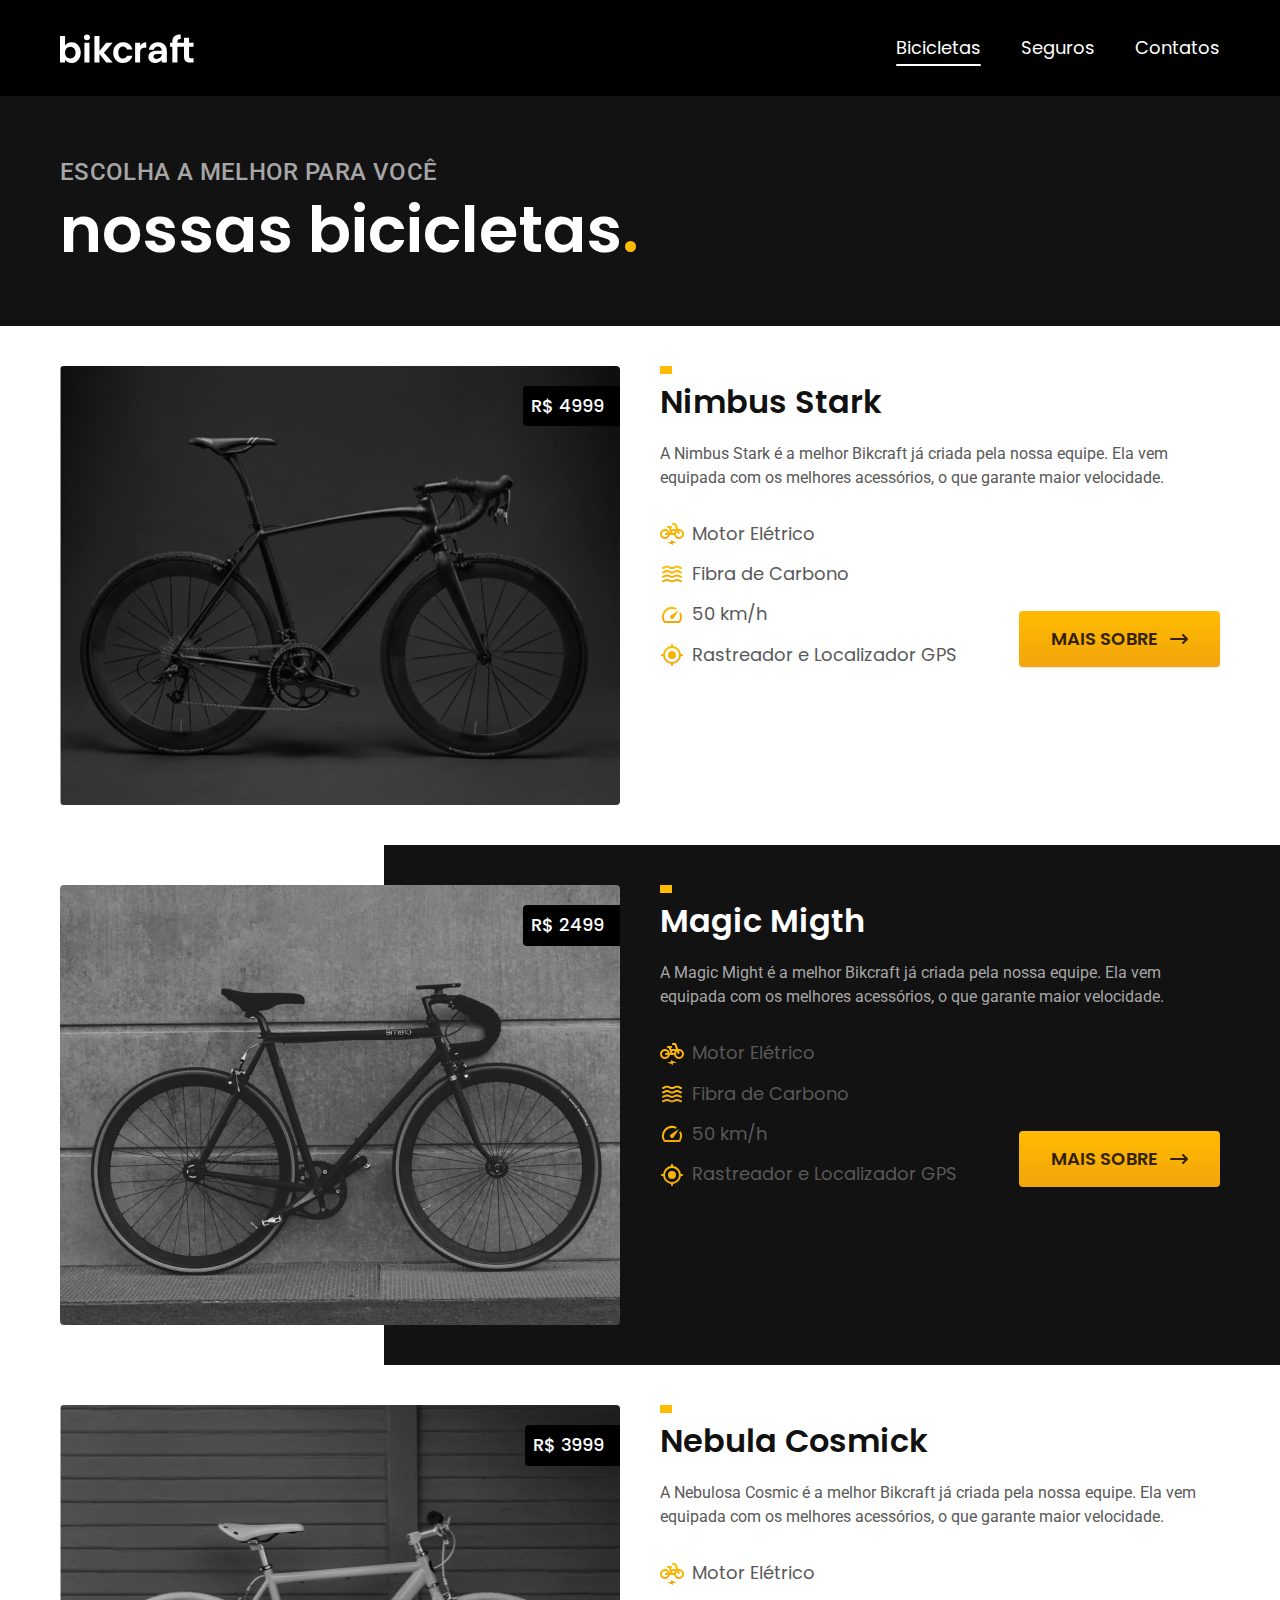
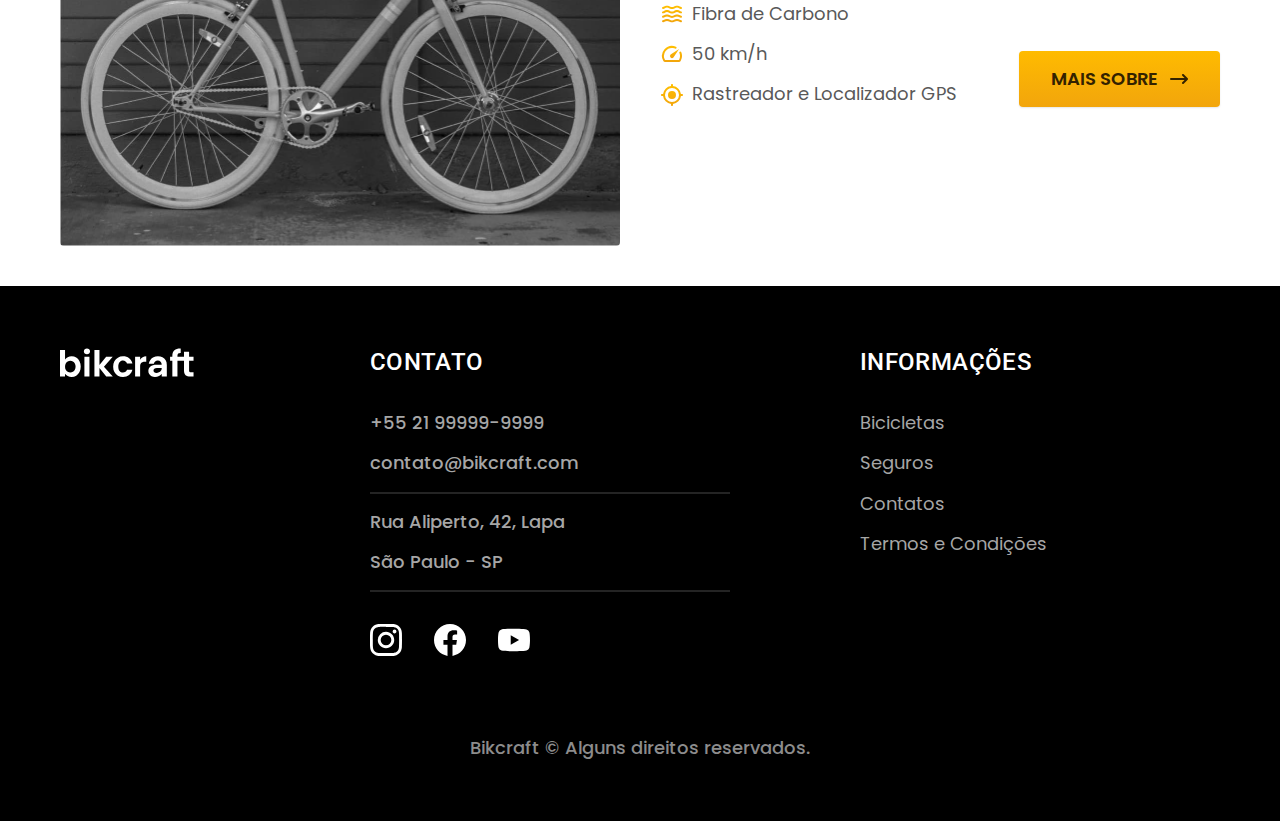
<file: bicicletas.html>
<!DOCTYPE html>
<html lang="pt-br">

<head>
    <meta charset="UTF-8">
    <meta http-equiv="X-UA-Compatible" content="IE=edge">
    <meta name="viewport" content="width=device-width, initial-scale=1.0">
    <meta name="description"
        content="Bicicletas elétricas de alta precisão e qualidade.">
    <link rel="preload" href="CSS/styles.min.css" as="style">
    <link rel="stylesheet" href="CSS/styles.min.css">
    <link rel="preconnect" href="https://fonts.googleapis.com">
    <link rel="preconnect" href="https://fonts.gstatic.com" crossorigin>
    <link href="https://fonts.googleapis.com/css2?family=Poppins:wght@400;600&family=Roboto:wght@400;500&display=swap"
        rel="stylesheet">
    <link rel="preconnect" href="https://fonts.googleapis.com">
    <link rel="preconnect" href="https://fonts.gstatic.com" crossorigin>
    <link href="https://fonts.googleapis.com/css2?family=Merriweather:wght@900&display=swap" rel="stylesheet">
    <title>Bicicletas  - Bicicletas Elétricas</title>
   <script>
        document.documentElement.classList.add('js');
    </script>

    <link rel="preconnect" href="https://fonts.googleapis.com">
    <link rel="preconnect" href="https://fonts.gstatic.com" crossorigin>
    <link href="https://fonts.googleapis.com/css2?family=Merriweather:ital,wght@1,900&family=Poppins:wght@400;600&family=Roboto:wght@400;500&display=swap" rel="stylesheet">

    <title>Bikcraft - Bicicletas Elétricas</title>

</head>

<body id="bicicletas">
    <header class="header-bg">
        <div class="header container">
            <a href="./">
                <img src="./IMGS/bikcraft.svg" alt="Bikcraft">
            </a>
            <nav area-label="primaria">
                <ul class="header-menu font-1-m cor-0">
                    <li><a href="./bicicletas.html">Bicicletas</a></li>
                    <li><a href="./seguros.html">Seguros</a></li>
                    <li><a href="./contatos.html">Contatos</a></li>
                </ul>
            </nav>
        </div>
    </header>

    <main>
        <div class="titulo-bg">
            <div class="titulo container">
                <p class="font-2-l-b cor-5">escolha a melhor para você</p>
                <h1 class="font-1-xxl cor-0">nossas bicicletas<span class="cor-p1">.</span></h1>
            </div>
        </div>

        <div class="bicicletas-bg">
            <div class="bicicletas container">
                <div class="bicicletas-imagem">
                    <img src="./IMGS/bicicletas/nimbus 3.jpg" alt="Bicicleta Preta">
                    <span class="font-2-m cor-0">R$ 4999</span>
                </div>
                <div class="bicicletas-conteudo">
                    <h2 class="font-1-xl">Nimbus Stark</h2>
                    <p class="font-2-s cor-8">A Nimbus Stark é a melhor Bikcraft já criada pela nossa equipe. Ela vem equipada com os melhores acessórios, o que garante maior velocidade.</p>
                    <ul class="font-1-m cor-8">
                        <li>
                            <img src="./IMGS/icones/eletrica.svg" alt="">
                            Motor Elétrico
                        </li>
                        <li>
                            <img src="./IMGS/icones/carbono.svg" alt="">
                            Fibra de Carbono
                        </li>
                        <li>
                            <img src="./IMGS/icones/velocidade.svg" alt="">
                            50 km/h
                        <li>
                            <img src="./IMGS/icones/rastreador.svg" alt="">
                            Rastreador e Localizador GPS
                        </li>
                    </ul>
                    <a href="./bicicletas/nimbus.html" class="botao sec seta">Mais Sobre</a>
                </div>
            </div>
        </div>

        <div class="bicicletas-bg">
            <div class="bicicletas container">
                <div class="bicicletas-imagem">
                    <img src="./IMGS/bicicletas/nimbus 2.jpg" alt="Bicicleta Preta">
                    <span class="font-2-m cor-0">R$ 2499</span>
                </div>
                <div class="bicicletas-conteudo">
                    <h2 class="font-1-xl cor-0">Magic Migth</h2>
                    <p class="font-2-s cor-5">A Magic Might é a melhor Bikcraft já criada pela nossa equipe. Ela vem equipada com os melhores acessórios, o que garante maior velocidade.</p>
                    <ul class="font-1-m cor-8">
                        <li>
                            <img src="./IMGS/icones/eletrica.svg" alt="">
                            Motor Elétrico
                        </li>
                        <li>
                            <img src="./IMGS/icones/carbono.svg" alt="">
                            Fibra de Carbono
                        </li>
                        <li>
                            <img src="./IMGS/icones/velocidade.svg" alt="">
                            50 km/h
                        <li>
                            <img src="./IMGS/icones/rastreador.svg" alt="">
                            Rastreador e Localizador GPS
                        </li>
                    </ul>
                    <a href="./bicicletas/magic.html" class="botao sec seta">Mais Sobre</a>
                </div>
            </div>
        </div>

        <div class="bicicletas-bg">
            <div class="bicicletas container">
                <div class="bicicletas-imagem">
                    <img src="./IMGS/bicicletas/nimbus 1.jpg" alt="Bicicleta Preta">
                    <span class="font-2-m cor-0">R$ 3999</span>
                </div>
                <div class="bicicletas-conteudo">
                    <h2 class="font-1-xl">Nebula Cosmick</h2>
                    <p class="font-2-s cor-8">A Nebulosa Cosmic é a melhor Bikcraft já criada pela nossa equipe. Ela vem equipada com os melhores acessórios, o que garante maior velocidade.</p>
                    <ul class="font-1-m cor-8">
                        <li>
                            <img src="./IMGS/icones/eletrica.svg" alt="">
                            Motor Elétrico
                        </li>
                        <li>
                            <img src="./IMGS/icones/carbono.svg" alt="">
                            Fibra de Carbono
                        </li>
                        <li>
                            <img src="./IMGS/icones/velocidade.svg" alt="">
                            50 km/h
                        <li>
                            <img src="./IMGS/icones/rastreador.svg" alt="">
                            Rastreador e Localizador GPS
                        </li>
                    </ul>
                    <a href="./bicicletas/nebula.html" class="botao sec seta">Mais Sobre</a>
                </div>
            </div>
        </div>
    </main>
    

   

    <footer class="footer-bg">
        <div class="footer container">
            <img src="./IMGS/bikcraft.svg" alt="Bikcarft">
            <div class="footer-contato">
                <h3 class="font-2-l-b cor-0">Contato</h3>
                <ul class="cor-5 font-2-m">
                    <li><a href="tel:+5551199999999">+55 21 99999-9999</a></li>
                    <li><a href="mailto:contato@bikcraft.com">contato@bikcraft.com</a></li>
                    <li>Rua Aliperto, 42, Lapa</li>
                    <li>São Paulo - SP</li>
                </ul>

                <div class="footer-redes">
                    <a href="./">
                        <img src="./IMGS/redes/instagram.svg" alt="Instagram">
                    </a>
                    <a href="./">
                        <img src="./IMGS/redes/facebook.svg" alt="Facebook">
                    </a>
                    <a href="./">
                        <img src="./IMGS/redes/youtube.svg" alt="Youtube">
                    </a>
                </div>
            </div>
            <div class="footer-informacoes">
                <h3 class="font-2-l-b cor-0">Informações</h3>
                <nav>
                    <ul class="font-1-m cor-5">
                        <li><a href="./bicicletas.html">Bicicletas</a></li>
                        <li><a href="./seguros.html">Seguros</a></li>
                        <li><a href="./contatos.html">Contatos</a></li>
                        <li><a href="./termos.html">Termos e Condições</a></li>
                    </ul>
                </nav>
            </div>
            <p class="cor-6 font-2-m footer-copy">Bikcraft © Alguns direitos reservados.</p>
        </div>

    </footer>


 <script src="./JS/script.js"></script>
</body>

</html>
</file>
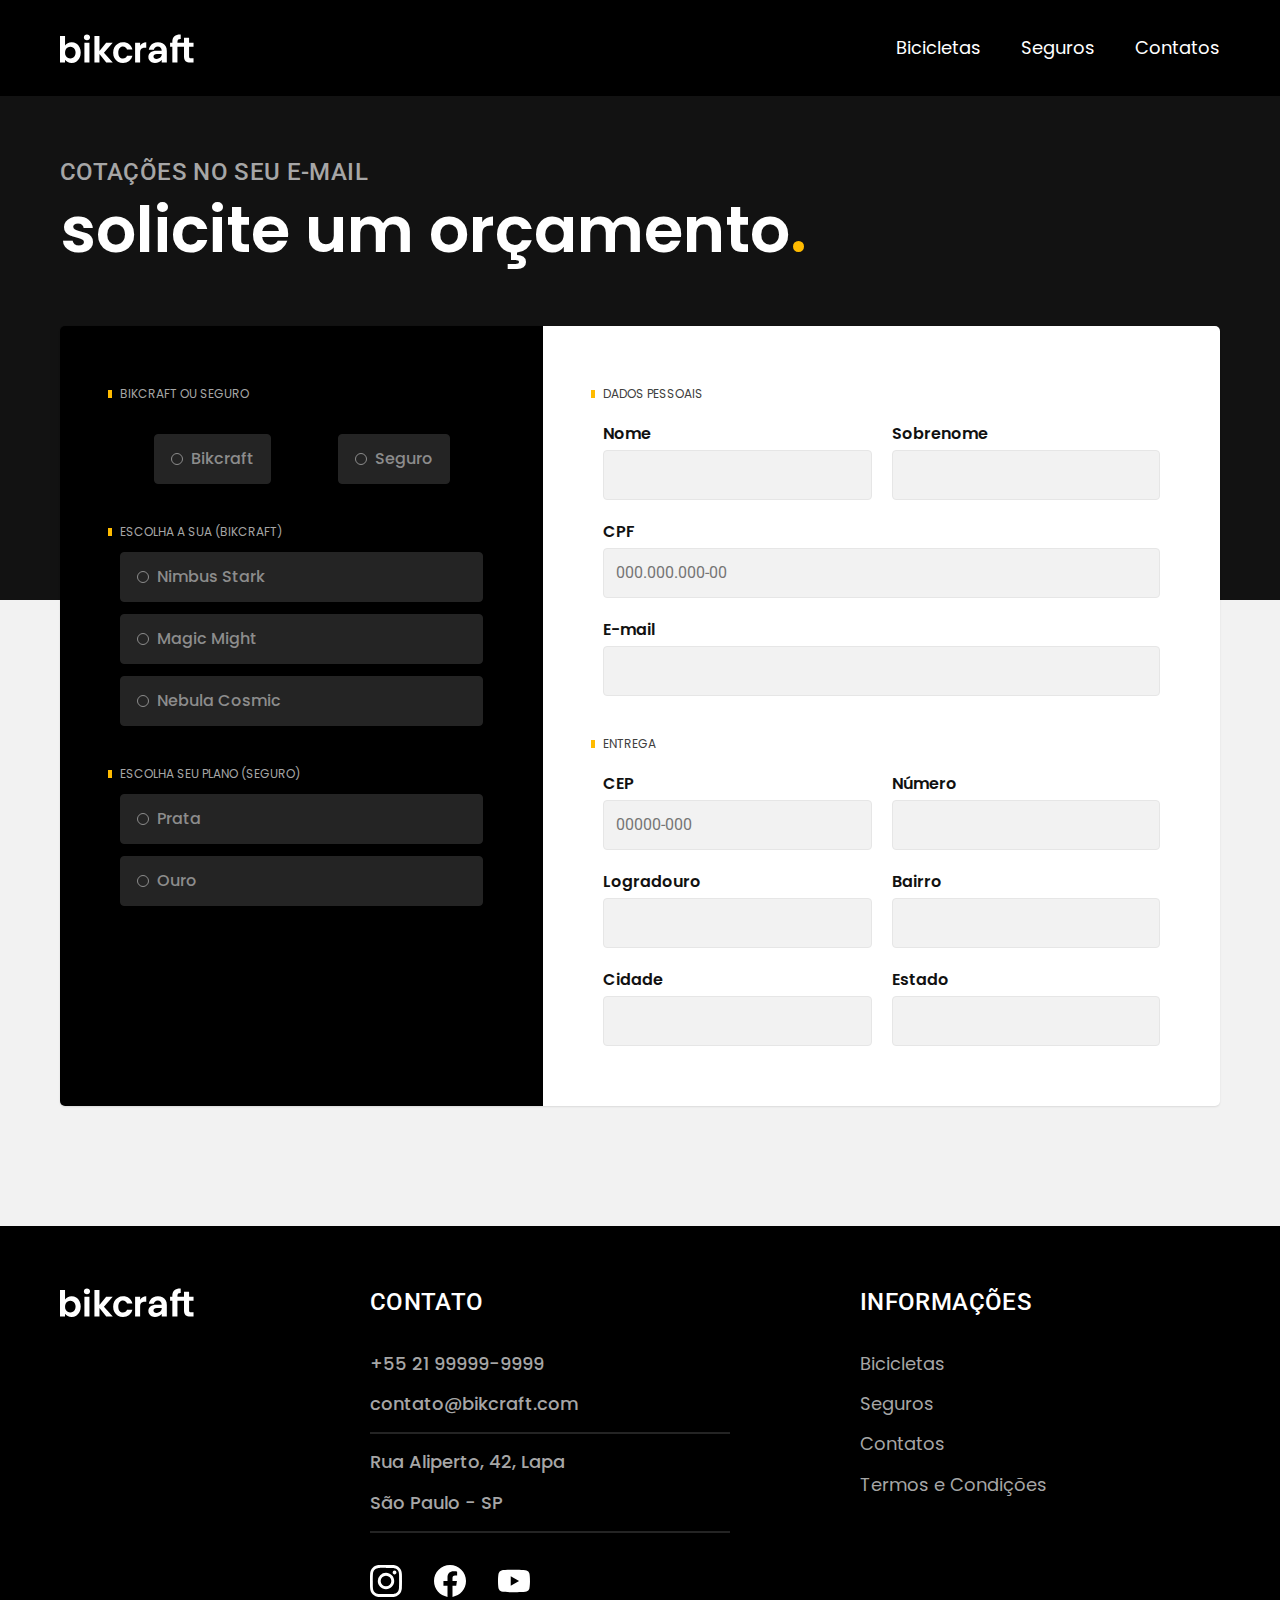
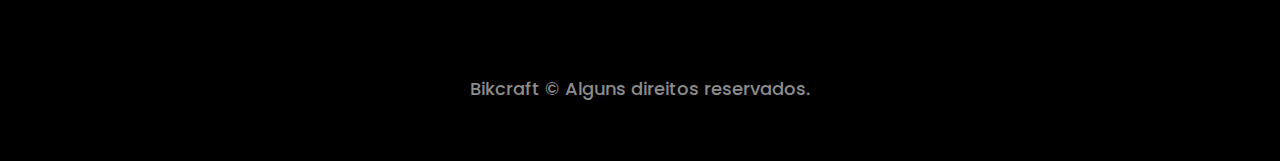
<file: orcamento.html>
<!DOCTYPE html>
<html lang="pt-br">

<head>
    <meta charset="UTF-8">
    <meta http-equiv="X-UA-Compatible" content="IE=edge">
    <meta name="viewport" content="width=device-width, initial-scale=1.0">
    <meta name="description" content="Termos e Condições ao comprar uma bicicleta Bikcraft.">
    <link rel="preload" href="CSS/styles.min.css" as="style">
    <link rel="stylesheet" href="CSS/styles.min.css">
    <link rel="preconnect" href="https://fonts.googleapis.com">
    <link rel="preconnect" href="https://fonts.gstatic.com" crossorigin>
    <link href="https://fonts.googleapis.com/css2?family=Poppins:wght@400;600&family=Roboto:wght@400;500&display=swap"
        rel="stylesheet">
    <link rel="preconnect" href="https://fonts.googleapis.com">
    <link rel="preconnect" href="https://fonts.gstatic.com" crossorigin>
    <link href="https://fonts.googleapis.com/css2?family=Merriweather:wght@900&display=swap" rel="stylesheet">
    <title>Orçamento | Bikcraft</title>
   <script>
        document.documentElement.classList.add('js');
    </script>

    <link rel="preconnect" href="https://fonts.googleapis.com">
    <link rel="preconnect" href="https://fonts.gstatic.com" crossorigin>
    <link href="https://fonts.googleapis.com/css2?family=Merriweather:ital,wght@1,900&family=Poppins:wght@400;600&family=Roboto:wght@400;500&display=swap" rel="stylesheet">

    <title>Bikcraft - Bicicletas Elétricas</title>
</head>

<body id="orcamento">
    <header class="header-bg">
        <div class="header container">
            <a href="./">
                <img src="./IMGS/bikcraft.svg" alt="Bikcraft">
            </a>
            <nav area-label="primaria">
                <ul class="header-menu font-1-m cor-0">
                    <li><a href="./bicicletas.html">Bicicletas</a></li>
                    <li><a href="./seguros.html">Seguros</a></li>
                    <li><a href="./contatos.html">Contatos</a></li>
                </ul>
            </nav>
        </div>
    </header>

    <main>
        <div class="titulo-bg">
            <div class="titulo container">
                <p class="font-2-l-b cor-5">cotações no seu e-mail</p>
                <h1 class="font-1-xxl cor-0">solicite um orçamento<span class="cor-p1">.</span></h1>
            </div>
        </div>

        <form class="orcamento container" action="./">
            <div class="orcamento-produtos">
                <h2 class="font-1-xs cor-5">Bikcraft ou Seguro</h2>
                <div class="orcamentos-escolha">
                    <input type="radio" name="tipo" value="bikcraft" id="bikcraft">
                    <label for="bikcraft">Bikcraft</label>

                    <input type="radio" name="tipo" value="seguro" id="seguro">
                    <label for="seguro">Seguro</label>
                </div>
                <div class="orcamento-conteudo" id="orcamento-bikcraft">
                    <h2 class="font-1-xs cor-5">Escolha a sua (BIKCRAFT)</h2>

                    <input type="radio" name="produto" value="nimbus" id="nimbus">
                    <label for="nimbus">Nimbus Stark <span>R$ 4999</span></label>
                    <div class="orcamento-detalhes">
                        <ul class="font-1-xs cor-8">
                            <li><img src="../../IMGS/icones/eletrica.svg" alt="">Motor Elétrico</li>
                            <li><img src="../../IMGS/icones/carbono.svg" alt="">Fibra de Carbono</li>
                            <li><img src="../../IMGS/icones/velocidade.svg" alt="">50 Km/h</li>
                            <li><img src="../../IMGS/icones/rastreador.svg" alt="">Motor Elétrico</li>
                        </ul>
                        <img src="./IMGS/bicicletas/nimbus 2.jpg" alt="">
                    </div>

                    <input type="radio" name="produto" value="magic" id="magic">
                    <label for="magic">Magic Might <span>R$ 2499</span></label>
                    <div class="orcamento-detalhes">
                        <ul class="font-1-xs cor-8">
                            <li><img src="../../IMGS/icones/eletrica.svg" alt="">Motor Elétrico</li>
                            <li><img src="../../IMGS/icones/carbono.svg" alt="">Fibra de Carbono</li>
                            <li><img src="../../IMGS/icones/velocidade.svg" alt="">40 Km/h</li>
                            <li><img src="../../IMGS/icones/rastreador.svg" alt="">Motor Elétrico</li>
                        </ul>
                        <img src="./IMGS/bicicletas/nimbus 3.jpg" alt="">
                    </div>

                    <input type="radio" name="produto" value="nebula" id="nebula">
                    <label for="nebula">Nebula Cosmic <span>R$ 3999</span></label>
                    <div class="orcamento-detalhes">
                        <ul class="font-1-xs cor-8">
                            <li><img src="../../IMGS/icones/eletrica.svg" alt="">Motor Elétrico</li>
                            <li><img src="../../IMGS/icones/carbono.svg" alt="">Fibra de Carbono</li>
                            <li><img src="../../IMGS/icones/velocidade.svg" alt="">30 Km/h</li>
                            <li><img src="../../IMGS/icones/rastreador.svg" alt="">Motor Elétrico</li>
                        </ul>
                        <img src="./IMGS/bicicletas/nimbus 1.jpg" alt="">
                    </div>
                </div>

                <div class="orcamento-conteudo" id="orcamento-seguro">
                    <h2 class="font-1-xs cor-5">Escolha seu plano (SEGURO)</h2>

                    <input type="radio" name="produto" value="prata" id="prata">
                    <label for="prata">Prata <span>R$ 199</span></label>

                    <input type="radio" name="produto" value="ouro" id="ouro">
                    <label for="ouro">Ouro <span>R$ 299</span></label>

                </div>

            </div>
            <div class="orcamento-dados form">
                <h2 class="font-1-xs cor-9 col-2">dados pessoais</h2>
                <div>
                    <label for="nome">Nome</label>
                    <input type="text" id="nome" name="nome">
                </div>
                <div>
                    <label for="sobrenome">Sobrenome</label>
                    <input type="text" id="sobrenome" name="sobrenome">
                </div>
                <div class="col-2">
                    <label for="CPF">CPF</label>
                    <input type="text" id="cpf" name="cpf" placeholder="000.000.000-00">
                </div>
                <div class="col-2">
                    <label for="email">E-mail</label>
                    <input type="email" id="email" name="email" placeholder="">
                </div>
                <h2 class="font-1-xs cor-9 col-2">Entrega</h2>
                <div>
                    <label for="cep">CEP</label>
                    <input type="text" id="cep" name="cep" placeholder="00000-000">
                </div>
                <div>
                    <label for="numero">Número</label>
                    <input type="text" id="numero" name="numero">
                </div>
                <div>
                    <label for="logradouro">Logradouro</label>
                    <input type="text" id="logradouro" name="logradouro">
                </div>
                <div>
                    <label for="bairro">Bairro</label>
                    <input type="text" id="bairro" name="bairro">
                </div>
                <div>
                    <label for="cidade">Cidade</label>
                    <input type="text" id="cidade" name="cidade">
                </div>
                <div>
                    <label for="estado">Estado</label>
                    <input type="text" id="estado" name="estado">
                </div>
            </div>
        </form>





    </main>




    <footer class="footer-bg">
        <div class="footer container">
            <img src="./IMGS/bikcraft.svg" alt="Bikcarft">
            <div class="footer-contato">
                <h3 class="font-2-l-b cor-0">Contato</h3>
                <ul class="cor-5 font-2-m">
                    <li><a href="tel:+5551199999999">+55 21 99999-9999</a></li>
                    <li><a href="mailto:contato@bikcraft.com">contato@bikcraft.com</a></li>
                    <li>Rua Aliperto, 42, Lapa</li>
                    <li>São Paulo - SP</li>
                </ul>

                <div class="footer-redes">
                    <a href="./">
                        <img src="./IMGS/redes/instagram.svg" alt="Instagram">
                    </a>
                    <a href="./">
                        <img src="./IMGS/redes/facebook.svg" alt="Facebook">
                    </a>
                    <a href="./">
                        <img src="./IMGS/redes/youtube.svg" alt="Youtube">
                    </a>
                </div>
            </div>
            <div class="footer-informacoes">
                <h3 class="font-2-l-b cor-0">Informações</h3>
                <nav>
                    <ul class="font-1-m cor-5">
                        <li><a href="./bicicletas.html">Bicicletas</a></li>
                        <li><a href="./seguros.html">Seguros</a></li>
                        <li><a href="./contatos.html">Contatos</a></li>
                        <li><a href="./termos.html">Termos e Condições</a></li>
                    </ul>
                </nav>
            </div>
            <p class="cor-6 font-2-m footer-copy">Bikcraft © Alguns direitos reservados.</p>
        </div>
        <script src="./JS/script.js"></script>
</body>
</footer>
</file>
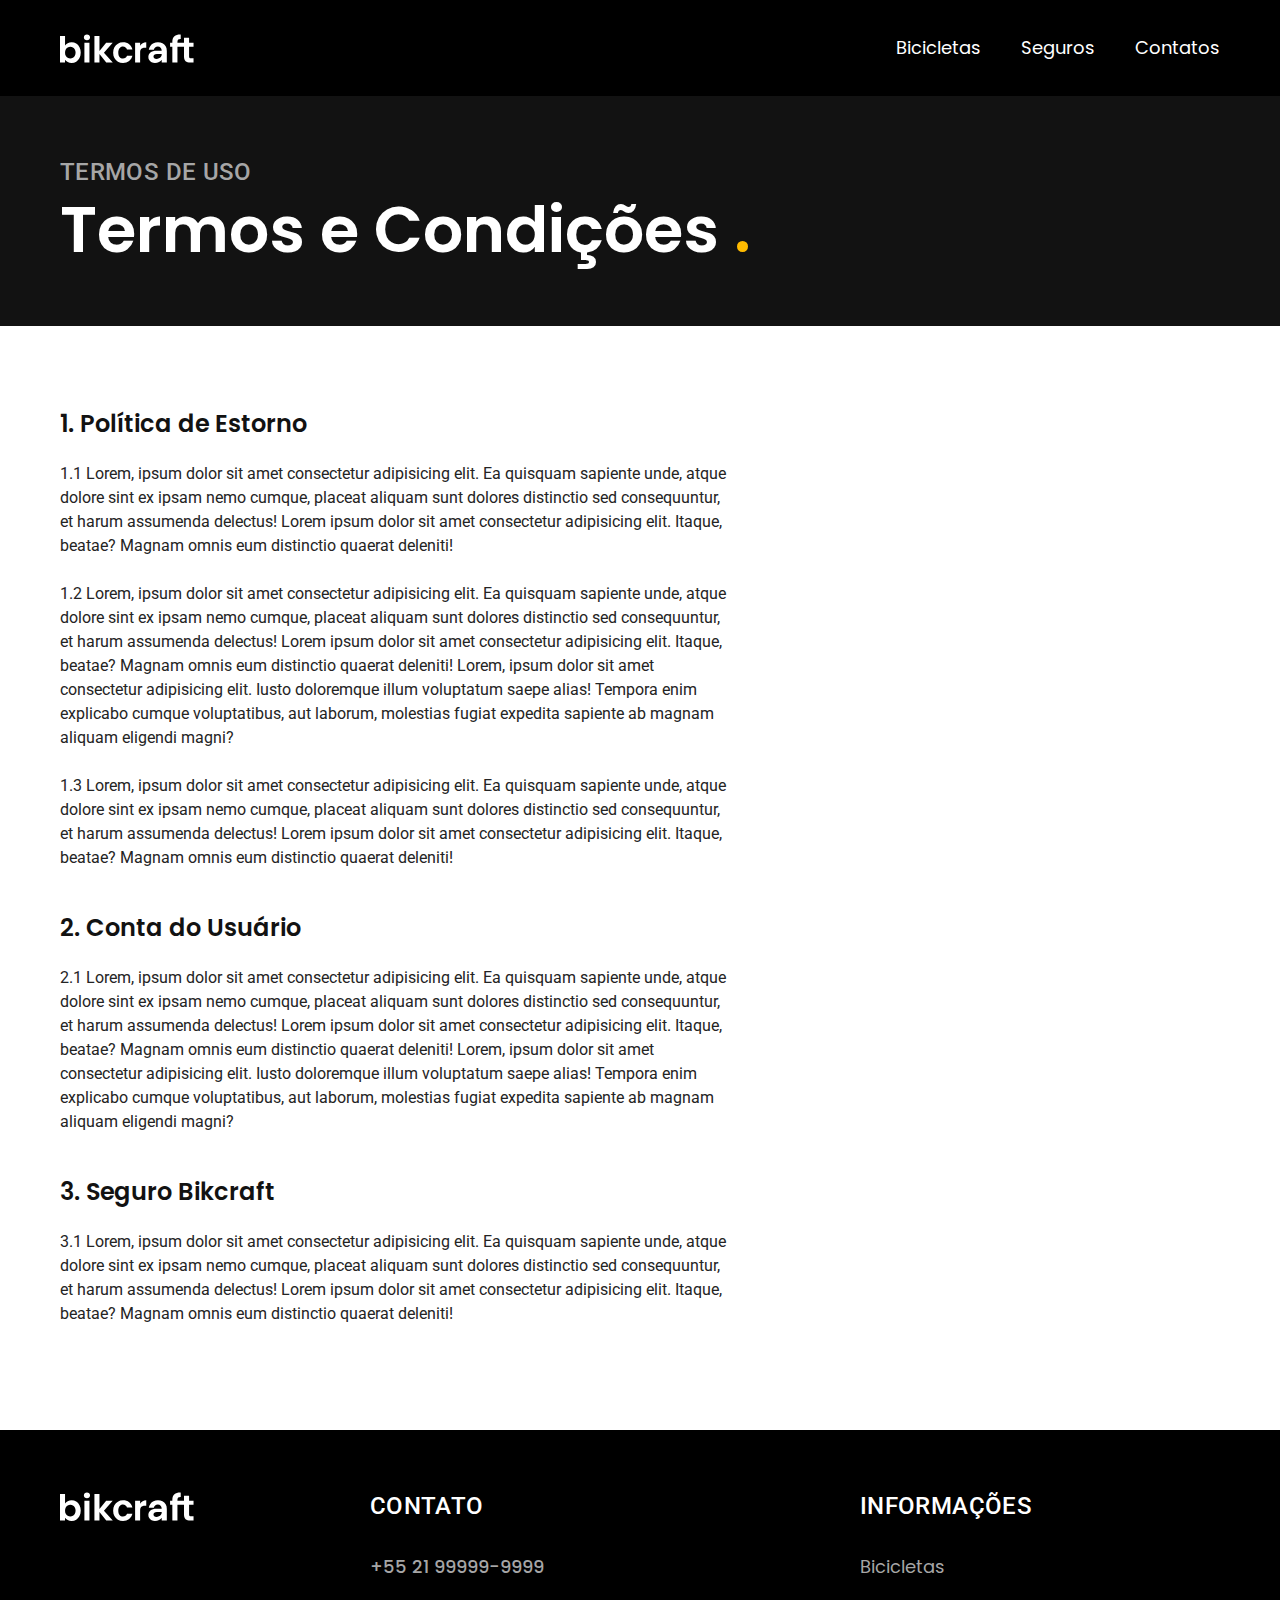
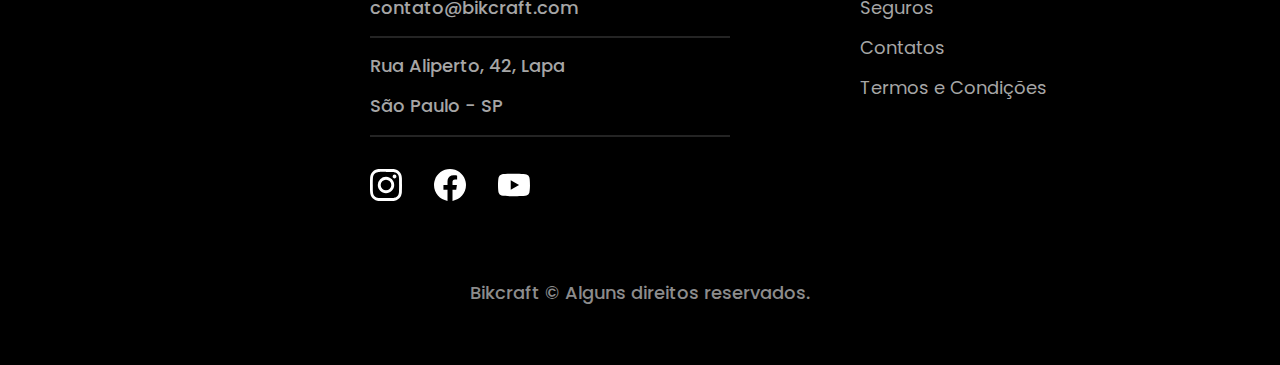
<file: termos.html>
<!DOCTYPE html>
<html lang="pt-br">

<head>
    <meta charset="UTF-8">
    <meta http-equiv="X-UA-Compatible" content="IE=edge">
    <meta name="viewport" content="width=device-width, initial-scale=1.0">
    <meta name="description"
        content="Termos e Condições ao comprar uma bicicleta Bikcraft.">
    <link rel="preload" href="CSS/styles.min.css" as="style">
    <link rel="stylesheet" href="CSS/styles.min.css">
    <link rel="preconnect" href="https://fonts.googleapis.com">
    <link rel="preconnect" href="https://fonts.gstatic.com" crossorigin>
    <link href="https://fonts.googleapis.com/css2?family=Poppins:wght@400;600&family=Roboto:wght@400;500&display=swap"
        rel="stylesheet">
    <link rel="preconnect" href="https://fonts.googleapis.com">
    <link rel="preconnect" href="https://fonts.gstatic.com" crossorigin>
    <link href="https://fonts.googleapis.com/css2?family=Merriweather:wght@900&display=swap" rel="stylesheet">
    <title>Termos e Condições | Bikcraft</title>
   <script>
        document.documentElement.classList.add('js');
    </script>

    <link rel="preconnect" href="https://fonts.googleapis.com">
    <link rel="preconnect" href="https://fonts.gstatic.com" crossorigin>
    <link href="https://fonts.googleapis.com/css2?family=Merriweather:ital,wght@1,900&family=Poppins:wght@400;600&family=Roboto:wght@400;500&display=swap" rel="stylesheet">

    <title>Bikcraft - Bicicletas Elétricas</title>
  
</head>

<body id="termos">
    <header class="header-bg">
        <div class="header container">
            <a href="./">
                <img src="./IMGS/bikcraft.svg" alt="Bikcraft">
            </a>
            <nav area-label="primaria">
                <ul class="header-menu font-1-m cor-0">
                    <li><a href="./bicicletas.html">Bicicletas</a></li>
                    <li><a href="./seguros.html">Seguros</a></li>
                    <li><a href="./contatos.html">Contatos</a></li>
                </ul>
            </nav>
        </div>
    </header>

    <main>
        <div class="titulo-bg">
            <div class="titulo container">
                <p class="font-2-l-b cor-5">Termos de uso</p>
                <h1 class="font-1-xxl cor-0">Termos e Condições <span class="cor-p1">.</span></h1>
            </div>
        </div>

        <div class="termos container font-2-s cor-10 ">
            <h2 class="font-1-l cor-11">1. Política de Estorno</h2>
            <p>1.1 Lorem, ipsum dolor sit amet consectetur adipisicing elit. Ea quisquam sapiente unde, atque dolore sint ex ipsam nemo cumque, placeat aliquam sunt dolores distinctio sed consequuntur, et harum assumenda delectus! Lorem ipsum dolor sit amet consectetur adipisicing elit. Itaque, beatae? Magnam omnis eum distinctio quaerat deleniti!</p>
            <p>1.2 Lorem, ipsum dolor sit amet consectetur adipisicing elit. Ea quisquam sapiente unde, atque dolore sint ex ipsam nemo cumque, placeat aliquam sunt dolores distinctio sed consequuntur, et harum assumenda delectus! Lorem ipsum dolor sit amet consectetur adipisicing elit. Itaque, beatae? Magnam omnis eum distinctio quaerat deleniti! Lorem, ipsum dolor sit amet consectetur adipisicing elit. Iusto doloremque illum voluptatum saepe alias! Tempora enim explicabo cumque voluptatibus, aut laborum, molestias fugiat expedita sapiente ab magnam aliquam eligendi magni?</p>
            <p>1.3 Lorem, ipsum dolor sit amet consectetur adipisicing elit. Ea quisquam sapiente unde, atque dolore sint ex ipsam nemo cumque, placeat aliquam sunt dolores distinctio sed consequuntur, et harum assumenda delectus! Lorem ipsum dolor sit amet consectetur adipisicing elit. Itaque, beatae? Magnam omnis eum distinctio quaerat deleniti!</p>
            <h2 class="font-1-l cor-11">2. Conta do Usuário</h2>
            <p>2.1 Lorem, ipsum dolor sit amet consectetur adipisicing elit. Ea quisquam sapiente unde, atque dolore sint ex ipsam nemo cumque, placeat aliquam sunt dolores distinctio sed consequuntur, et harum assumenda delectus! Lorem ipsum dolor sit amet consectetur adipisicing elit. Itaque, beatae? Magnam omnis eum distinctio quaerat deleniti! Lorem, ipsum dolor sit amet consectetur adipisicing elit. Iusto doloremque illum voluptatum saepe alias! Tempora enim explicabo cumque voluptatibus, aut laborum, molestias fugiat expedita sapiente ab magnam aliquam eligendi magni?</p>
            <h2 class="font-1-l cor-11">3. Seguro Bikcraft</h2>
            <p>3.1 Lorem, ipsum dolor sit amet consectetur adipisicing elit. Ea quisquam sapiente unde, atque dolore sint ex ipsam nemo cumque, placeat aliquam sunt dolores distinctio sed consequuntur, et harum assumenda delectus! Lorem ipsum dolor sit amet consectetur adipisicing elit. Itaque, beatae? Magnam omnis eum distinctio quaerat deleniti!</p>
            

        </div>
    </main>




    <footer class="footer-bg">
        <div class="footer container">
            <img src="./IMGS/bikcraft.svg" alt="Bikcarft">
            <div class="footer-contato">
                <h3 class="font-2-l-b cor-0">Contato</h3>
                <ul class="cor-5 font-2-m">
                    <li><a href="tel:+5551199999999">+55 21 99999-9999</a></li>
                    <li><a href="mailto:contato@bikcraft.com">contato@bikcraft.com</a></li>
                    <li>Rua Aliperto, 42, Lapa</li>
                    <li>São Paulo - SP</li>
                </ul>

                <div class="footer-redes">
                    <a href="./">
                        <img src="./IMGS/redes/instagram.svg" alt="Instagram">
                    </a>
                    <a href="./">
                        <img src="./IMGS/redes/facebook.svg" alt="Facebook">
                    </a>
                    <a href="./">
                        <img src="./IMGS/redes/youtube.svg" alt="Youtube">
                    </a>
                </div>
            </div>
            <div class="footer-informacoes">
                <h3 class="font-2-l-b cor-0">Informações</h3>
                <nav>
                    <ul class="font-1-m cor-5">
                        <li><a href="./bicicletas.html">Bicicletas</a></li>
                        <li><a href="./seguros.html">Seguros</a></li>
                        <li><a href="./contatos.html">Contatos</a></li>
                        <li><a href="./termos.html">Termos e Condições</a></li>
                    </ul>
                </nav>
            </div>
            <p class="cor-6 font-2-m footer-copy">Bikcraft © Alguns direitos reservados.</p>
        </div>
     <script src="./JS/script.js"></script>
</body>
    </footer>
</file>
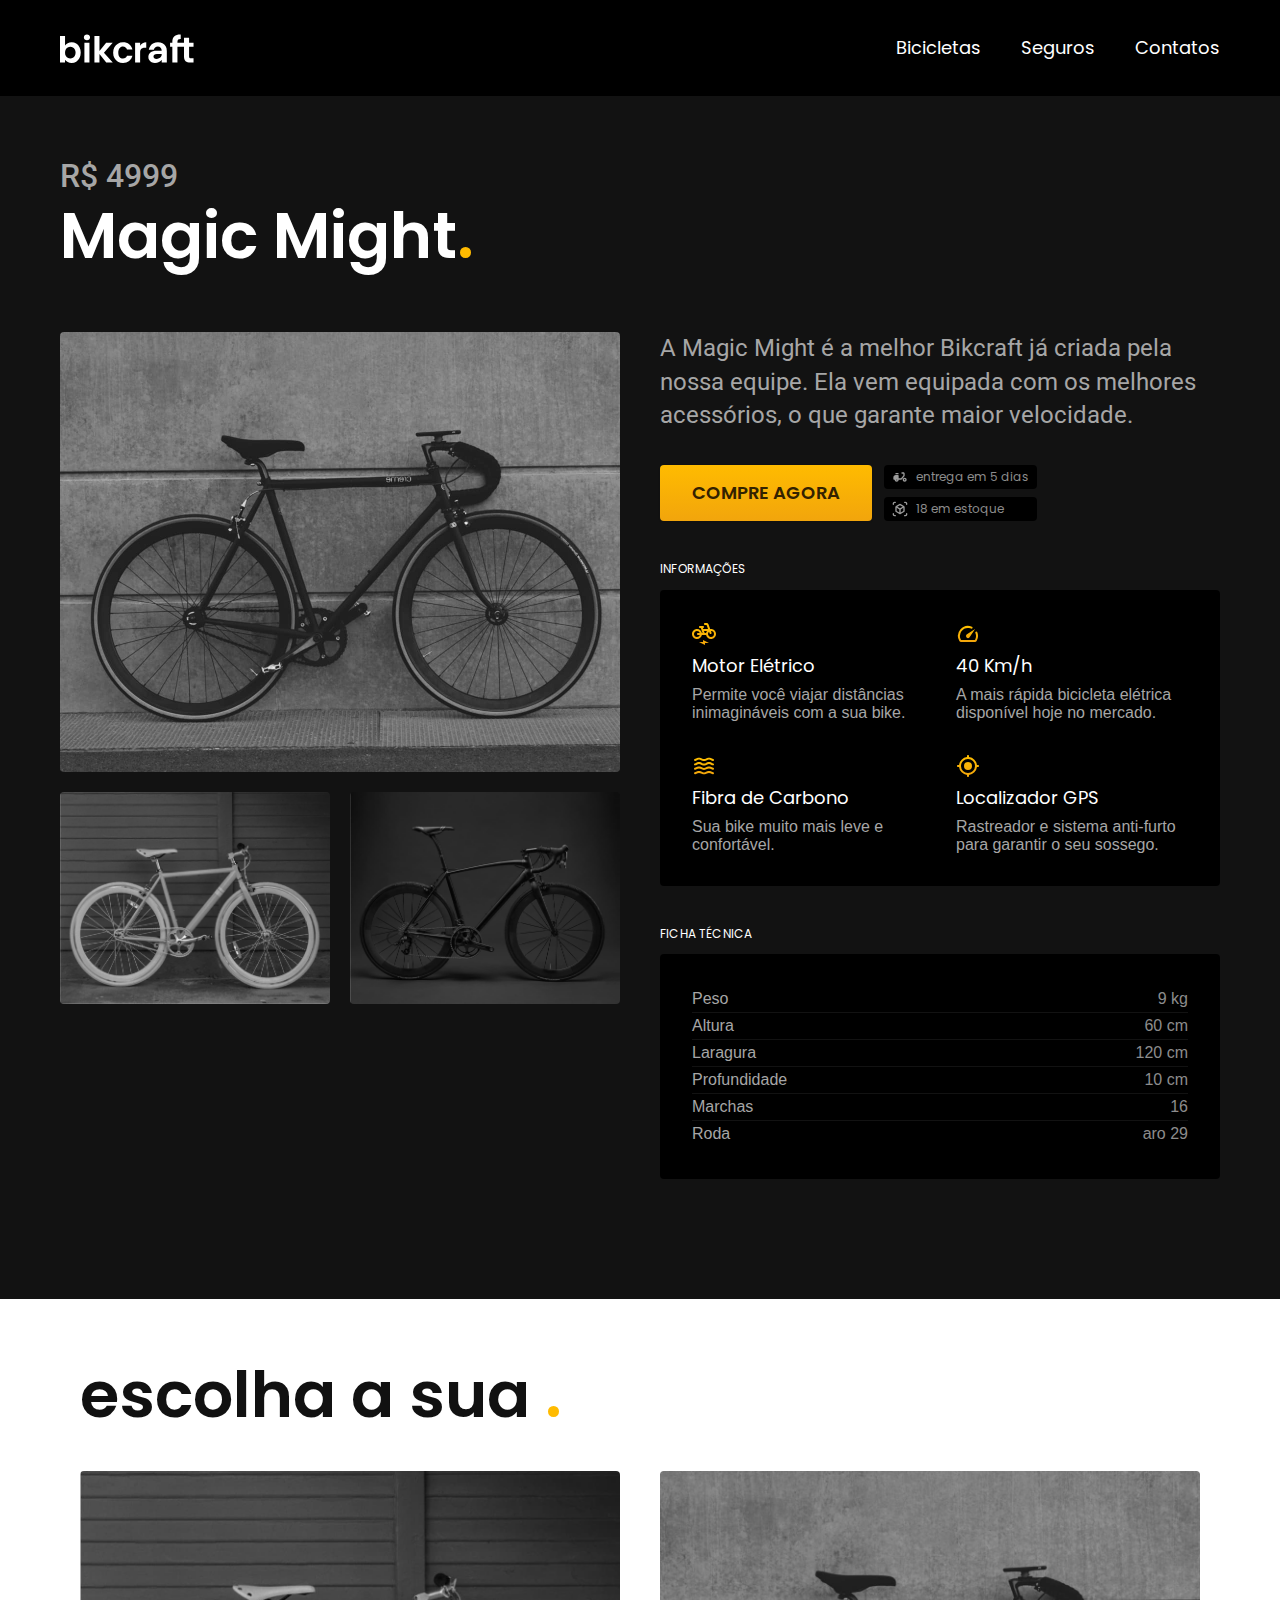
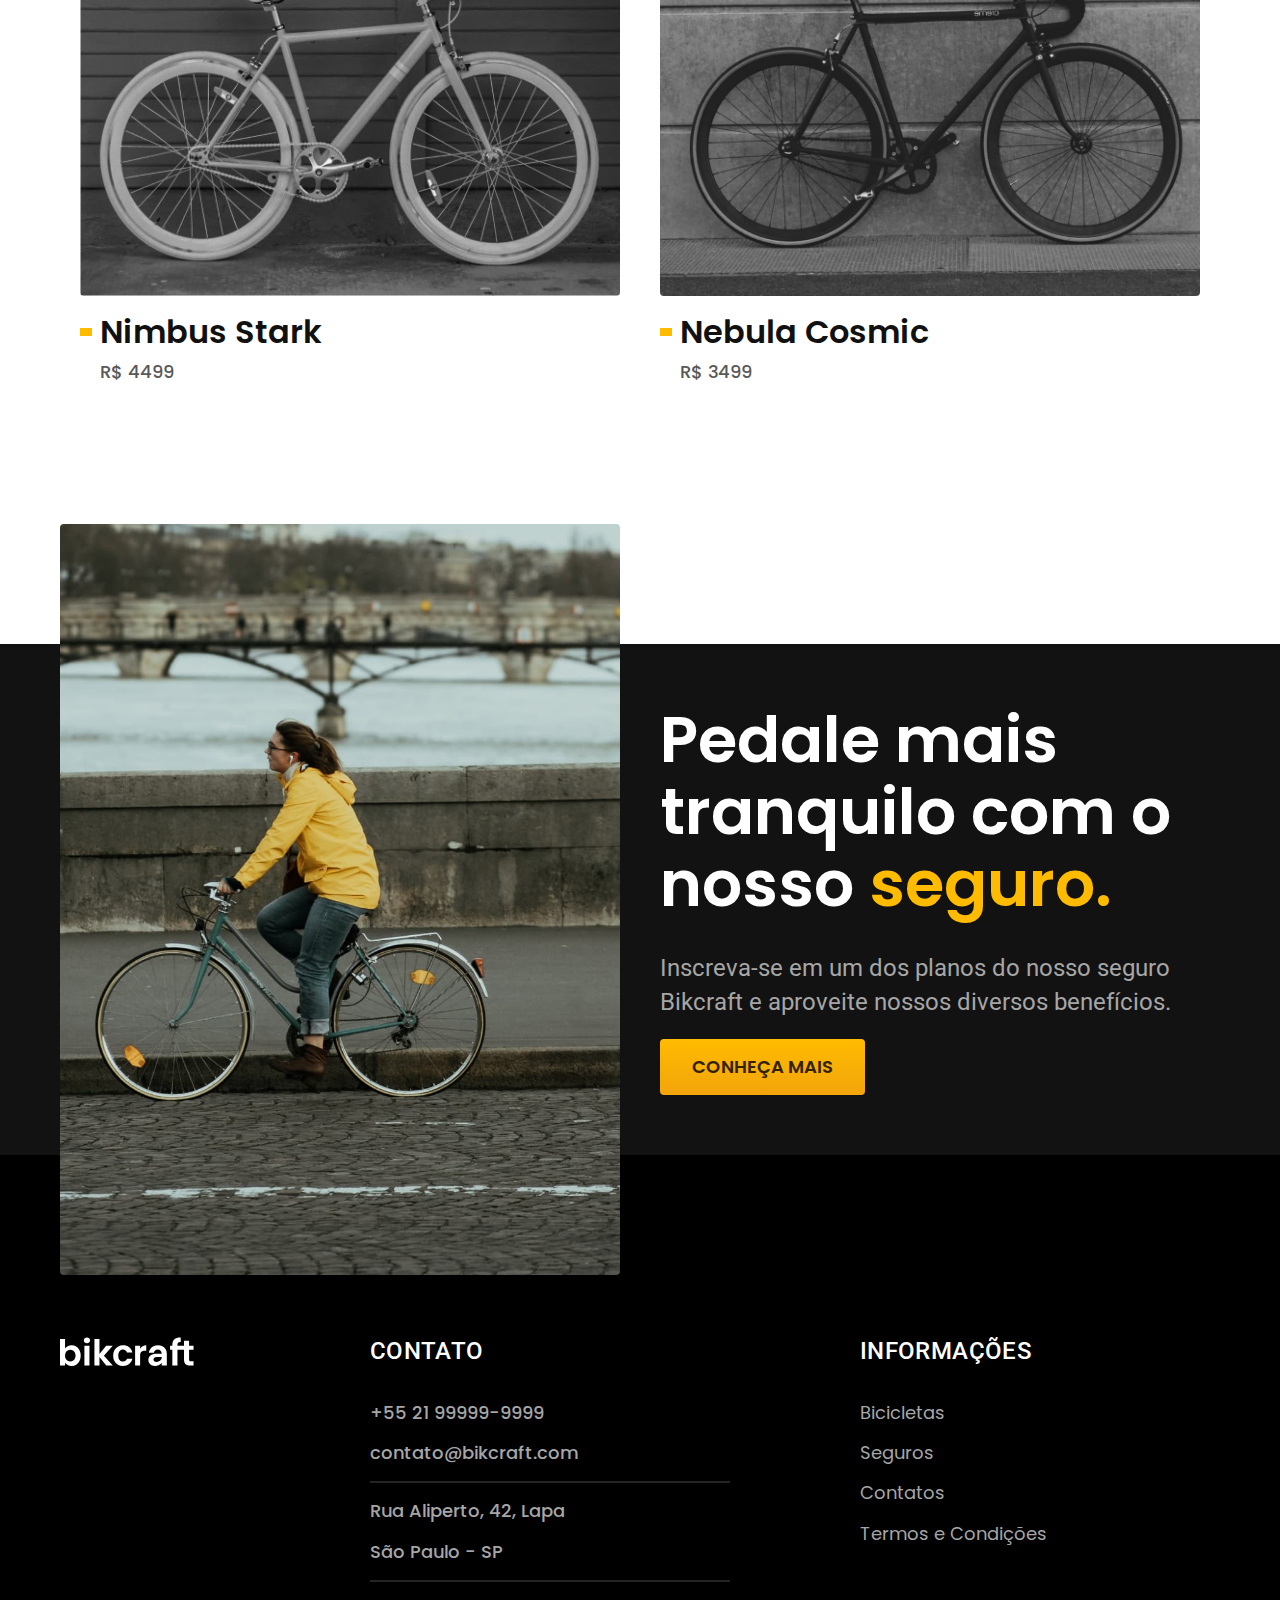
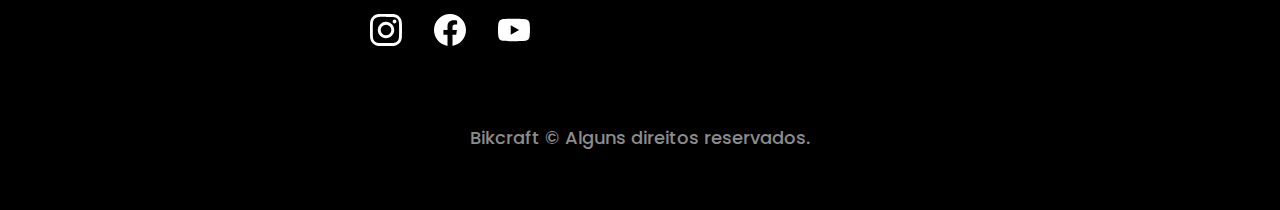
<file: Bicicletas/magic.html>
<!DOCTYPE html>
<html lang="pt-br">

<head>
    <meta charset="UTF-8">
    <meta http-equiv="X-UA-Compatible" content="IE=edge">
    <meta name="viewport" content="width=device-width, initial-scale=1.0">
    <meta name="description" content="Termos e Condições ao comprar uma bicicleta Bikcraft.">
    <link rel="stylesheet" href="/CSS/styles.min.css">
    <link rel="preconnect" href="https://fonts.googleapis.com">
    <link rel="preconnect" href="https://fonts.gstatic.com" crossorigin>
    <link href="https://fonts.googleapis.com/css2?family=Poppins:wght@400;600&family=Roboto:wght@400;500&display=swap"
        rel="stylesheet">
    <link rel="preconnect" href="https://fonts.googleapis.com">
    <link rel="preconnect" href="https://fonts.gstatic.com" crossorigin>
    <link href="https://fonts.googleapis.com/css2?family=Merriweather:wght@900&display=swap" rel="stylesheet">
    <title>Magic | Bikcraft</title>
   <script>
        document.documentElement.classList.add('js');
    </script>

    <link rel="preconnect" href="https://fonts.googleapis.com">
    <link rel="preconnect" href="https://fonts.gstatic.com" crossorigin>
    <link href="https://fonts.googleapis.com/css2?family=Merriweather:ital,wght@1,900&family=Poppins:wght@400;600&family=Roboto:wght@400;500&display=swap" rel="stylesheet">

    <title>Bikcraft - Bicicletas Elétricas</title>
</head>

<body id="bicicleta">
    <header class="header-bg ">
        <div class="header container">
            <a href="../">
                <img src="../IMGS/bikcraft.svg" alt="Bikcraft">
            </a>
            <nav area-label="primaria">
                <ul class="header-menu font-1-m cor-0">
                    <li><a href="../bicicletas.html">Bicicletas</a></li>
                    <li><a href="../seguros.html">Seguros</a></li>
                    <li><a href="../contatos.html">Contatos</a></li>
                </ul>
            </nav>
        </div>
    </header>

    <main class="titulo-bg">
        <div>
            <div class="titulo container">
                <p class="font-2-xl cor-5">R$ 4999</p>
                <h1 class="font-1-xxl cor-0">Magic Might<span class="cor-p1">.</span></h1>
            </div>
        </div>
        <div class="bicicleta container">
            <div class="bicicleta-imagens">
                <img src="../IMGS/bicicletas/nimbus 2.jpg" alt="">
                <img src="../IMGS/bicicletas/nimbus 1.jpg" alt="">
                <img src="../IMGS/bicicletas/nimbus 3.jpg" alt="">
            </div>
            <div class="bicicleta-conteudo">
                <p class="font-2-l cor-5">
                    A Magic Might é a melhor Bikcraft já criada pela nossa equipe. Ela vem equipada com os melhores acessórios, o que garante maior velocidade.
                </p>
                <div class="bicicleta-comprar">
                    <a class="botao" href="../orcamento.html?tipo=bikcraft&produto=magic">Compre Agora</a>
                    <span class="font-1-xs cor-6"><img src="../IMGS/icones/entrega.svg" alt=""> entrega em 5 dias</span>

                    <span class="font-1-xs cor-6"><img src="../IMGS/icones/estoque.svg" alt=""> 18 em estoque</span>
                </div>

                <h2 class="font-1-xs cor-0">Informações</h2>
                <ul class="bicicleta-informacoes">
                    <li>
                        <img src="../IMGS/icones/eletrica.svg" alt="">
                        <h3 class="font-1-m cor-0">Motor Elétrico</h3>
                        <p class="font-2-xs cor-5">Permite você viajar distâncias inimagináveis com a sua bike.</p>
                    </li>

                    <li>
                        <img src="../IMGS/icones/velocidade.svg" alt="">
                        <h3 class="font-1-m cor-0">40 Km/h</h3>
                        <p class="font-2-xs cor-5">A mais rápida bicicleta elétrica disponível hoje no mercado.</p>
                    </li>

                    <li>
                        <img src="../IMGS/icones/carbono.svg" alt="">
                        <h3 class="font-1-m cor-0">Fibra de Carbono</h3>
                        <p class="font-2-xs cor-5">Sua bike muito mais leve e confortável.
                        </p>
                    </li>

                    <li>
                        <img src="../IMGS/icones/rastreador.svg" alt="">
                        <h3 class="font-1-m cor-0">Localizador GPS</h3>
                        <p class="font-2-xs cor-5">Rastreador e sistema anti-furto para garantir o seu sossego.</p>
                    </li>

                </ul>
                <h2 class="font-1-xs cor-0">Ficha Técnica</h2>
                <ul class="bicicleta-ficha cor-5">
                    <li>Peso<span>9 kg</span></li>
                    <li>Altura<span>60 cm</span></li>
                    <li>Laragura<span>120 cm</span></li>
                    <li>Profundidade<span>10 cm</span></li>
                    <li>Marchas<span>16</span></li>
                    <li>Roda<span>aro 29</span></li>
                </ul>
            </div>
        </div>
    </main>

    <article class="bicicletas-lista container">
        <h2 class="font-1-xxl container">escolha a sua <span class="cor-p1">.</span></h2>

        <ul>
            <li>
                <a href="nimbus.html">
                    <img src="../IMGS/bicicletas/nimbus 1.jpg" alt="bicicleta preta">
                    <h3 class="font-1-xl">Nimbus Stark</h3>
                    <span class="font-2-m cor-8">R$ 4499</span>
                </a>
            </li>

            <li>
                <a href="nebula.html">
                    <img src="../IMGS/bicicletas/nimbus 2.jpg" alt="bicicleta branca">
                    <h3 class="font-1-xl">Nebula Cosmic</h3>
                    <span class="font-2-m cor-8">R$ 3499</span>
                </a>
            </li>
        </ul>
    </article>

    <article class="seguro-bg">
        <div class="seguro container">
            <div class="seguro-imagem">
                <img src="../IMGS/principal (3).jpg" alt="Pessoa andando de bicicleta">
            </div>
            <div class="seguro-conteudo">
                <h2 class="font-1-xxl cor-0">Pedale mais tranquilo com o nosso <span class="cor-p1">seguro.</span></h2>
                <p class="font-2-l cor-5">Inscreva-se em um dos planos do nosso seguro Bikcraft e aproveite nossos diversos benefícios.</p>
                <a href="../seguros.html" class="botao">Conheça Mais</a>
            </div>
        </div>
    </article>

    <footer class="footer-bg">
        <div class="footer container">
            <img src="../IMGS/bikcraft.svg" alt="Bikcarft">
            <div class="footer-contato">
                <h3 class="font-2-l-b cor-0">Contato</h3>
                <ul class="cor-5 font-2-m">
                    <li><a href="tel:+5551199999999">+55 21 99999-9999</a></li>
                    <li><a href="mailto:contato@bikcraft.com">contato@bikcraft.com</a></li>
                    <li>Rua Aliperto, 42, Lapa</li>
                    <li>São Paulo - SP</li>
                </ul>

                <div class="footer-redes">
                    <a href="../">
                        <img src="../IMGS/redes/instagram.svg" alt="Instagram">
                    </a>
                    <a href="../">
                        <img src="../IMGS/redes/facebook.svg" alt="Facebook">
                    </a>
                    <a href="../">
                        <img src="../IMGS/redes/youtube.svg" alt="Youtube">
                    </a>
                </div>
            </div>
            <div class="footer-informacoes">
                <h3 class="font-2-l-b cor-0">Informações</h3>
                <nav>
                    <ul class="font-1-m cor-5">
                        <li><a href="../bicicletas.html">Bicicletas</a></li>
                        <li><a href="../seguros.html">Seguros</a></li>
                        <li><a href="../contatos.html">Contatos</a></li>
                        <li><a href="../termos.html">Termos e Condições</a></li>
                    </ul>
                </nav>
            </div>
            <p class="cor-6 font-2-m footer-copy">Bikcraft © Alguns direitos reservados.</p>
        </div>
     <script src="../JS/script.js"></script>
</body>
    </footer>
</file>
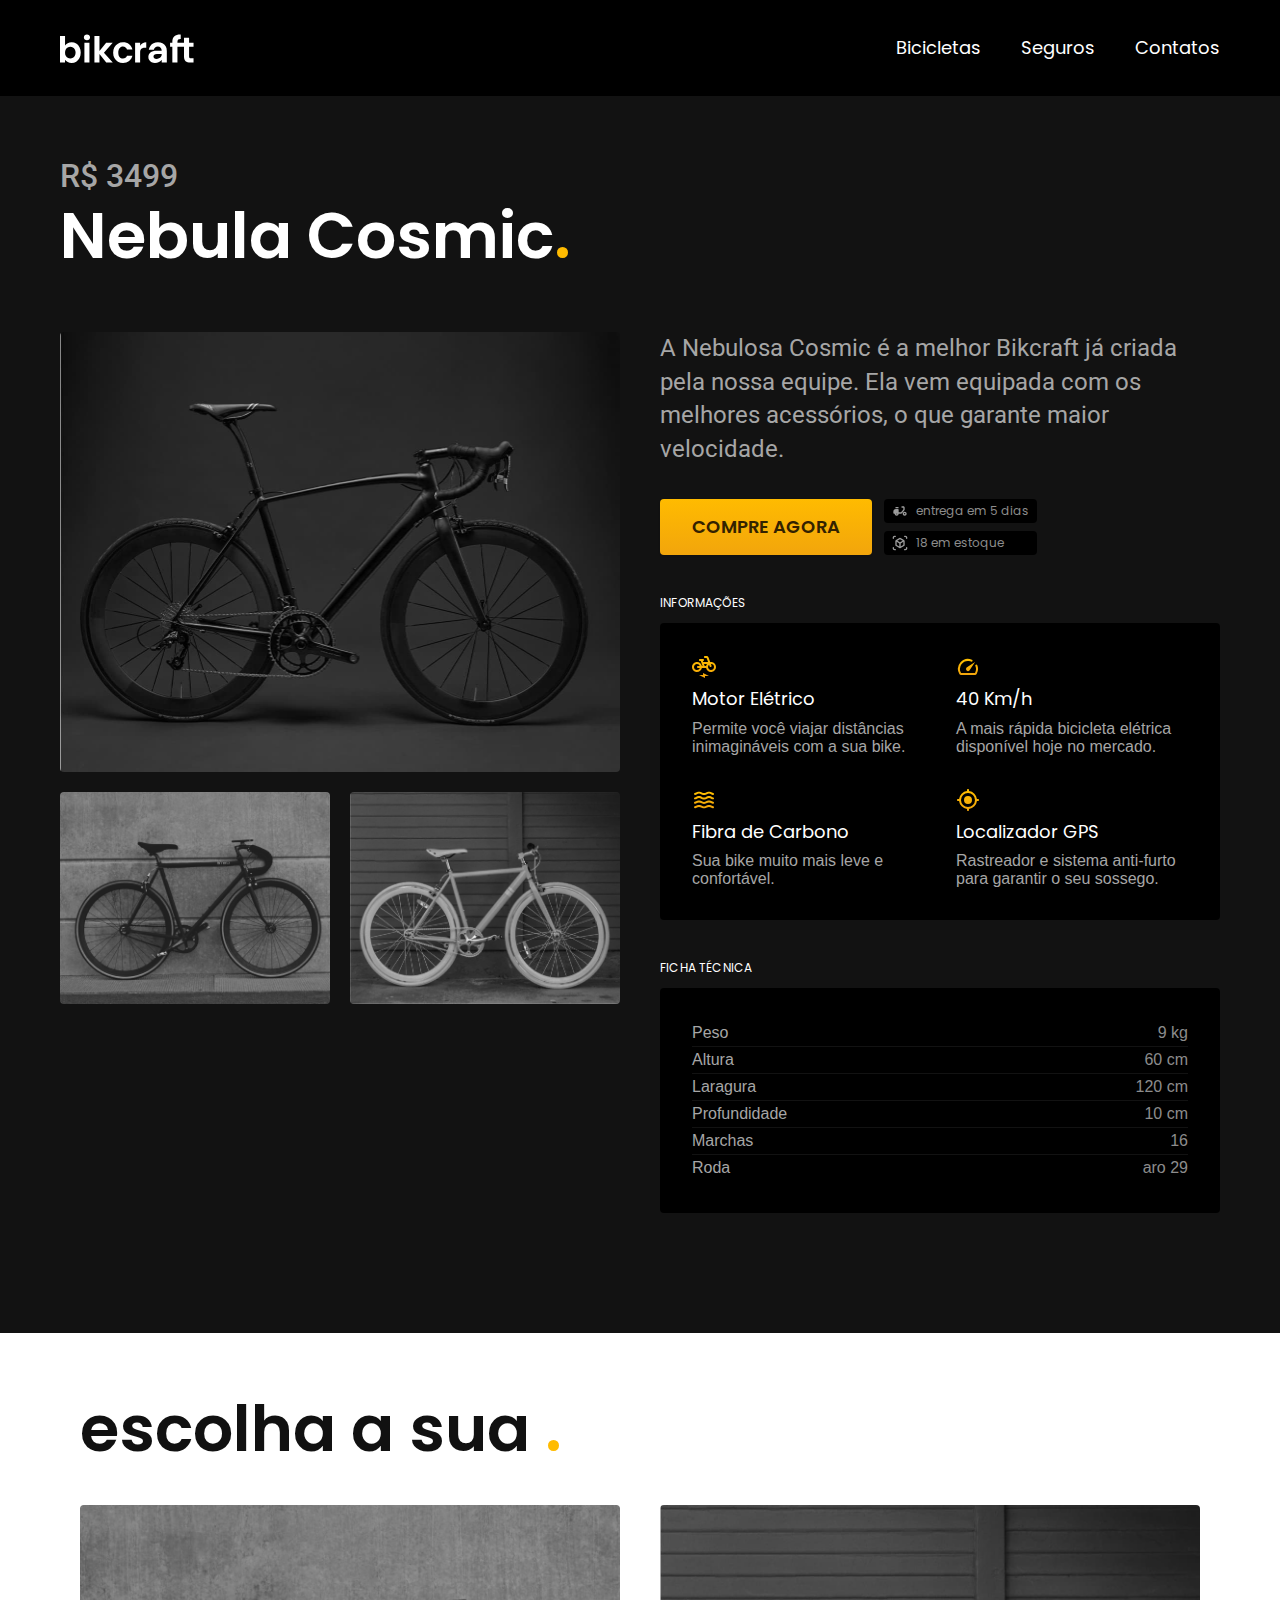
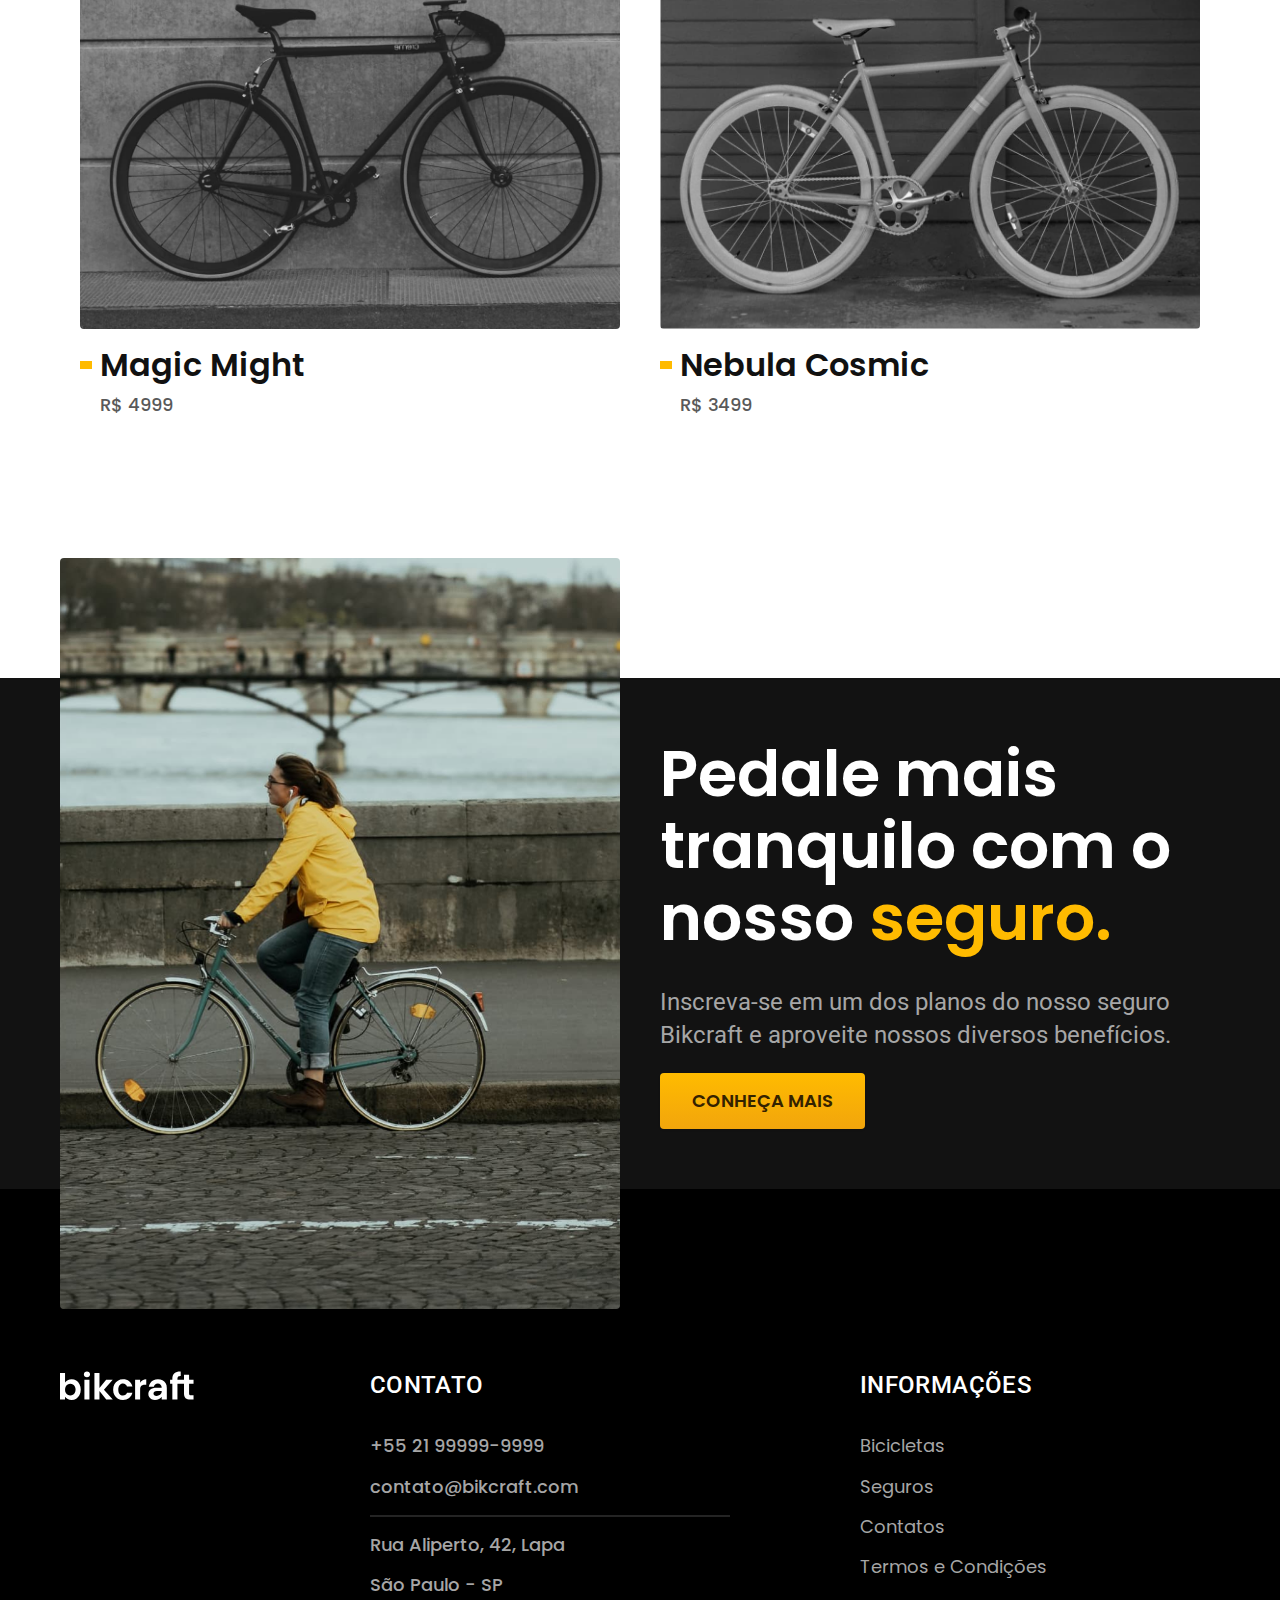
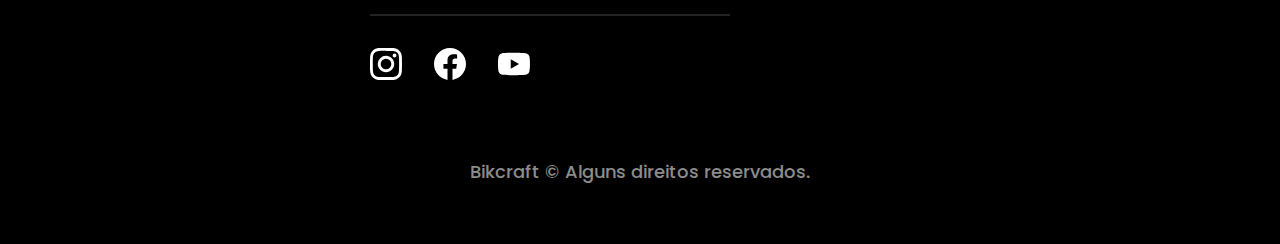
<file: Bicicletas/nebula.html>
<!DOCTYPE html>
<html lang="pt-br">

<head>
    <meta charset="UTF-8">
    <meta http-equiv="X-UA-Compatible" content="IE=edge">
    <meta name="viewport" content="width=device-width, initial-scale=1.0">
    <meta name="description" content="Termos e Condições ao comprar uma bicicleta Bikcraft.">
    <link rel="stylesheet" href="/CSS/styles.min.css">
    <link rel="preconnect" href="https://fonts.googleapis.com">
    <link rel="preconnect" href="https://fonts.gstatic.com" crossorigin>
    <link href="https://fonts.googleapis.com/css2?family=Poppins:wght@400;600&family=Roboto:wght@400;500&display=swap"
        rel="stylesheet">
    <link rel="preconnect" href="https://fonts.googleapis.com">
    <link rel="preconnect" href="https://fonts.gstatic.com" crossorigin>
    <link href="https://fonts.googleapis.com/css2?family=Merriweather:wght@900&display=swap" rel="stylesheet">
    <title>Nebula | Bikcraft</title>
   <script>
        document.documentElement.classList.add('js');
    </script>

    <link rel="preconnect" href="https://fonts.googleapis.com">
    <link rel="preconnect" href="https://fonts.gstatic.com" crossorigin>
    <link href="https://fonts.googleapis.com/css2?family=Merriweather:ital,wght@1,900&family=Poppins:wght@400;600&family=Roboto:wght@400;500&display=swap" rel="stylesheet">

    <title>Bikcraft - Bicicletas Elétricas</title>
</head>

<body id="bicicleta">
    <header class="header-bg ">
        <div class="header container">
            <a href="../">
                <img src="../IMGS/bikcraft.svg" alt="Bikcraft">
            </a>
            <nav area-label="primaria">
                <ul class="header-menu font-1-m cor-0">
                    <li><a href="../bicicletas.html">Bicicletas</a></li>
                    <li><a href="../seguros.html">Seguros</a></li>
                    <li><a href="../contatos.html">Contatos</a></li>
                </ul>
            </nav>
        </div>
    </header>

    <main class="titulo-bg">
        <div>
            <div class="titulo container">
                <p class="font-2-xl cor-5">R$ 3499</p>
                <h1 class="font-1-xxl cor-0">Nebula Cosmic<span class="cor-p1">.</span></h1>
            </div>
        </div>
        <div class="bicicleta container">
            <div class="bicicleta-imagens">
                <img src="../IMGS/bicicletas/nimbus 3.jpg" alt="">
                <img src="../IMGS/bicicletas/nimbus 2.jpg" alt="">
                <img src="../IMGS/bicicletas/nimbus 1.jpg" alt="">
            </div>
            <div class="bicicleta-conteudo">
                <p class="font-2-l cor-5">
                    A Nebulosa Cosmic é a melhor Bikcraft já criada pela nossa equipe. Ela vem equipada com os melhores acessórios, o que garante maior velocidade.
                </p>
                <div class="bicicleta-comprar">
                    <a class="botao" href="../orcamento.html">Compre Agora</a>
                    <span class="font-1-xs cor-6"><img src="../IMGS/icones/entrega.svg" alt=""> entrega em 5 dias</span>

                    <span class="font-1-xs cor-6"><img src="../IMGS/icones/estoque.svg" alt=""> 18 em estoque</span>
                </div>

                <h2 class="font-1-xs cor-0">Informações</h2>
                <ul class="bicicleta-informacoes">
                    <li>
                        <img src="../IMGS/icones/eletrica.svg" alt="">
                        <h3 class="font-1-m cor-0">Motor Elétrico</h3>
                        <p class="font-2-xs cor-5">Permite você viajar distâncias inimagináveis com a sua bike.</p>
                    </li>

                    <li>
                        <img src="../IMGS/icones/velocidade.svg" alt="">
                        <h3 class="font-1-m cor-0">40 Km/h</h3>
                        <p class="font-2-xs cor-5">A mais rápida bicicleta elétrica disponível hoje no mercado.</p>
                    </li>

                    <li>
                        <img src="../IMGS/icones/carbono.svg" alt="">
                        <h3 class="font-1-m cor-0">Fibra de Carbono</h3>
                        <p class="font-2-xs cor-5">Sua bike muito mais leve e confortável.
                        </p>
                    </li>

                    <li>
                        <img src="../IMGS/icones/rastreador.svg" alt="">
                        <h3 class="font-1-m cor-0">Localizador GPS</h3>
                        <p class="font-2-xs cor-5">Rastreador e sistema anti-furto para garantir o seu sossego.</p>
                    </li>

                </ul>
                <h2 class="font-1-xs cor-0">Ficha Técnica</h2>
                <ul class="bicicleta-ficha cor-5">
                    <li>Peso<span>9 kg</span></li>
                    <li>Altura<span>60 cm</span></li>
                    <li>Laragura<span>120 cm</span></li>
                    <li>Profundidade<span>10 cm</span></li>
                    <li>Marchas<span>16</span></li>
                    <li>Roda<span>aro 29</span></li>
                </ul>
            </div>
        </div>
    </main>

    <article class="bicicletas-lista container">
        <h2 class="font-1-xxl container">escolha a sua <span class="cor-p1">.</span></h2>

        <ul>
            <li>
                <a href="magic.html">
                    <img src="../IMGS/bicicletas/nimbus 2.jpg" alt="bicicleta preta">
                    <h3 class="font-1-xl">Magic Might</h3>
                    <span class="font-2-m cor-8">R$ 4999</span>
                </a>
            </li>

            <li>
                <a href="nimbus.html">
                    <img src="../IMGS/bicicletas/nimbus 1.jpg" alt="bicicleta branca">
                    <h3 class="font-1-xl">Nebula Cosmic</h3>
                    <span class="font-2-m cor-8">R$ 3499</span>
                </a>
            </li>
        </ul>
    </article>

    <article class="seguro-bg">
        <div class="seguro container">
            <div class="seguro-imagem">
                <img src="../IMGS/principal (3).jpg" alt="Pessoa andando de bicicleta">
            </div>
            <div class="seguro-conteudo">
                <h2 class="font-1-xxl cor-0">Pedale mais tranquilo com o nosso <span class="cor-p1">seguro.</span></h2>
                <p class="font-2-l cor-5">Inscreva-se em um dos planos do nosso seguro Bikcraft e aproveite nossos diversos benefícios.</p>
                <a href="../orcamento.html?tipo=bikcraft&produto=nebula" class="botao">Conheça Mais</a>
            </div>
        </div>
    </article>

    <footer class="footer-bg"> 
        <div class="footer container">
            <img src="../IMGS/bikcraft.svg" alt="Bikcarft">
            <div class="footer-contato">
                <h3 class="font-2-l-b cor-0">Contato</h3>
                <ul class="cor-5 font-2-m">
                    <li><a href="tel:+5551199999999">+55 21 99999-9999</a></li>
                    <li><a href="mailto:contato@bikcraft.com">contato@bikcraft.com</a></li>
                    <li>Rua Aliperto, 42, Lapa</li>
                    <li>São Paulo - SP</li>
                </ul>

                <div class="footer-redes">
                    <a href="../">
                        <img src="../IMGS/redes/instagram.svg" alt="Instagram">
                    </a>
                    <a href="../">
                        <img src="../IMGS/redes/facebook.svg" alt="Facebook">
                    </a>
                    <a href="../">
                        <img src="../IMGS/redes/youtube.svg" alt="Youtube">
                    </a>
                </div>
            </div>
            <div class="footer-informacoes">
                <h3 class="font-2-l-b cor-0">Informações</h3>
                <nav>
                    <ul class="font-1-m cor-5">
                        <li><a href="../bicicletas.html">Bicicletas</a></li>
                        <li><a href="../seguros.html">Seguros</a></li>
                        <li><a href="../contatos.html">Contatos</a></li>
                        <li><a href="../termos.html">Termos e Condições</a></li>
                    </ul>
                </nav>
            </div>
            <p class="cor-6 font-2-m footer-copy">Bikcraft © Alguns direitos reservados.</p>
        </div>
     <script src="../JS/script.js"></script>
</body>
    </footer>
</file>
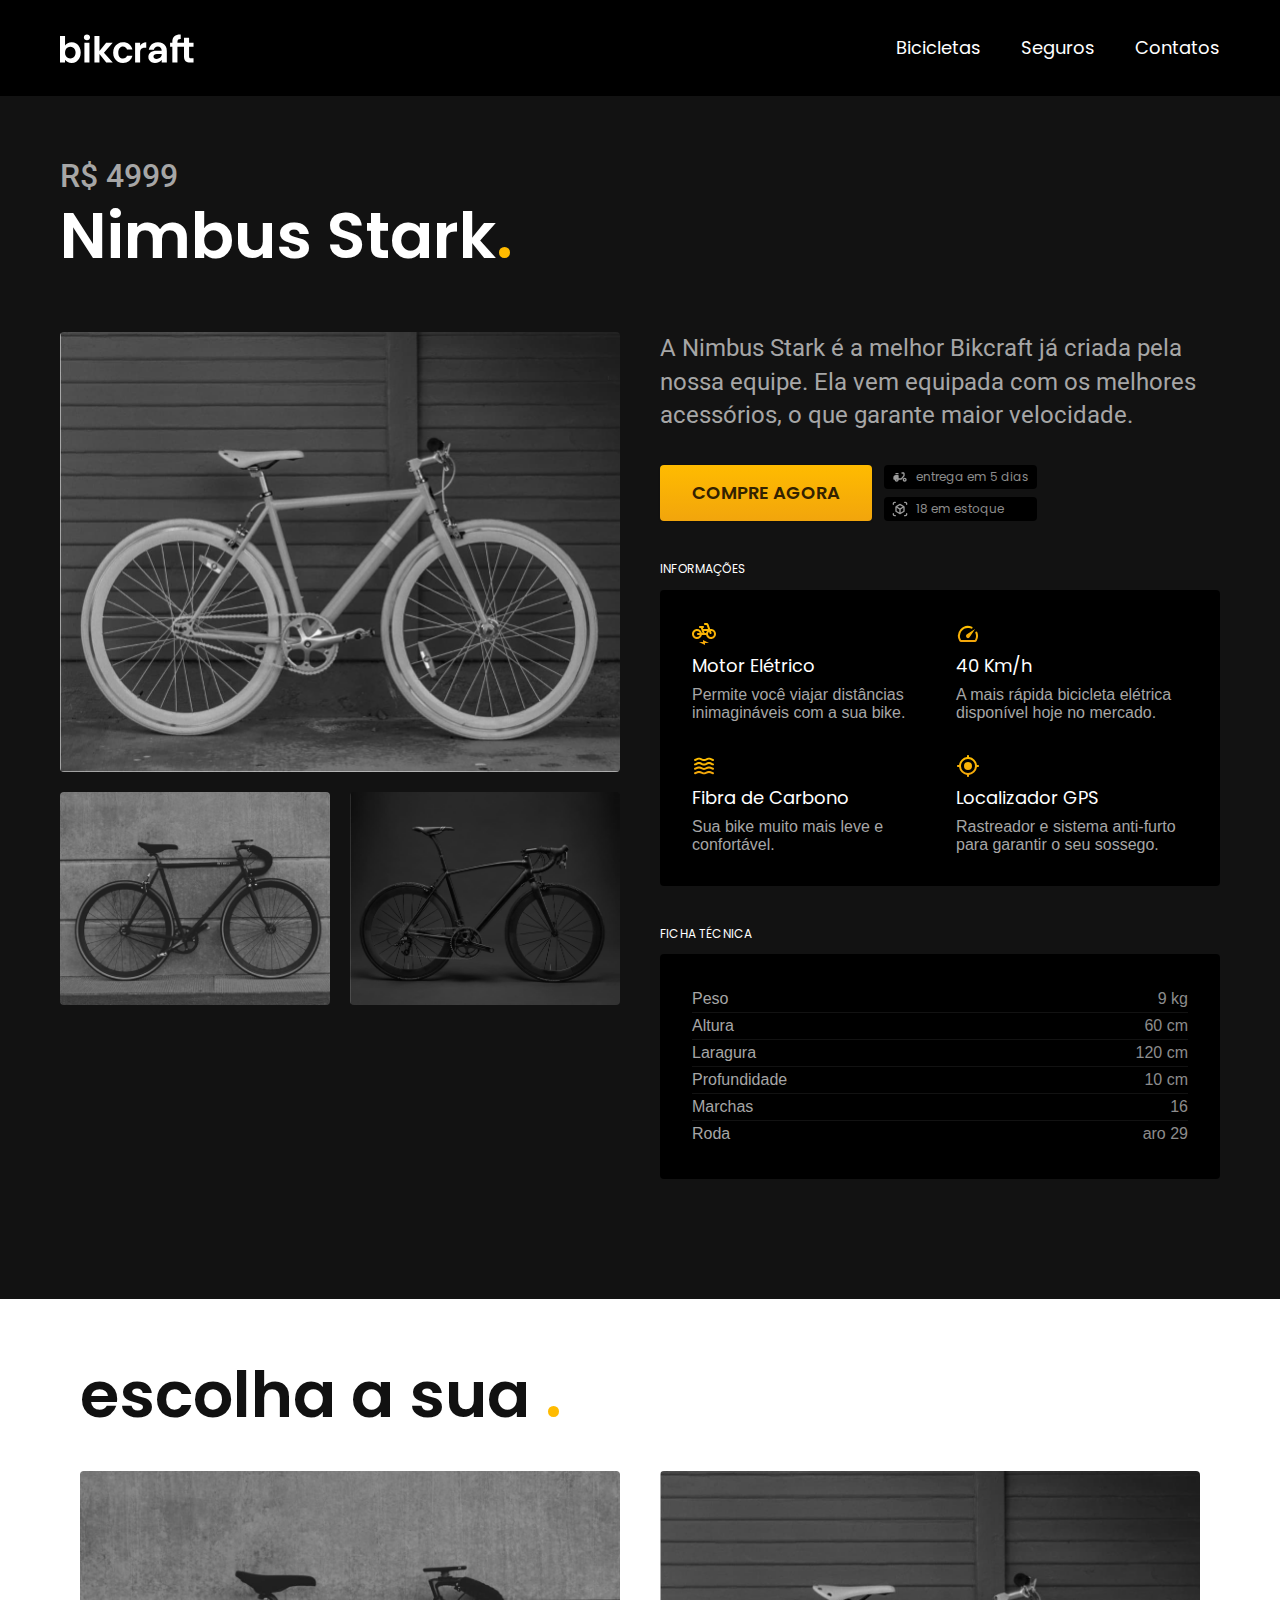
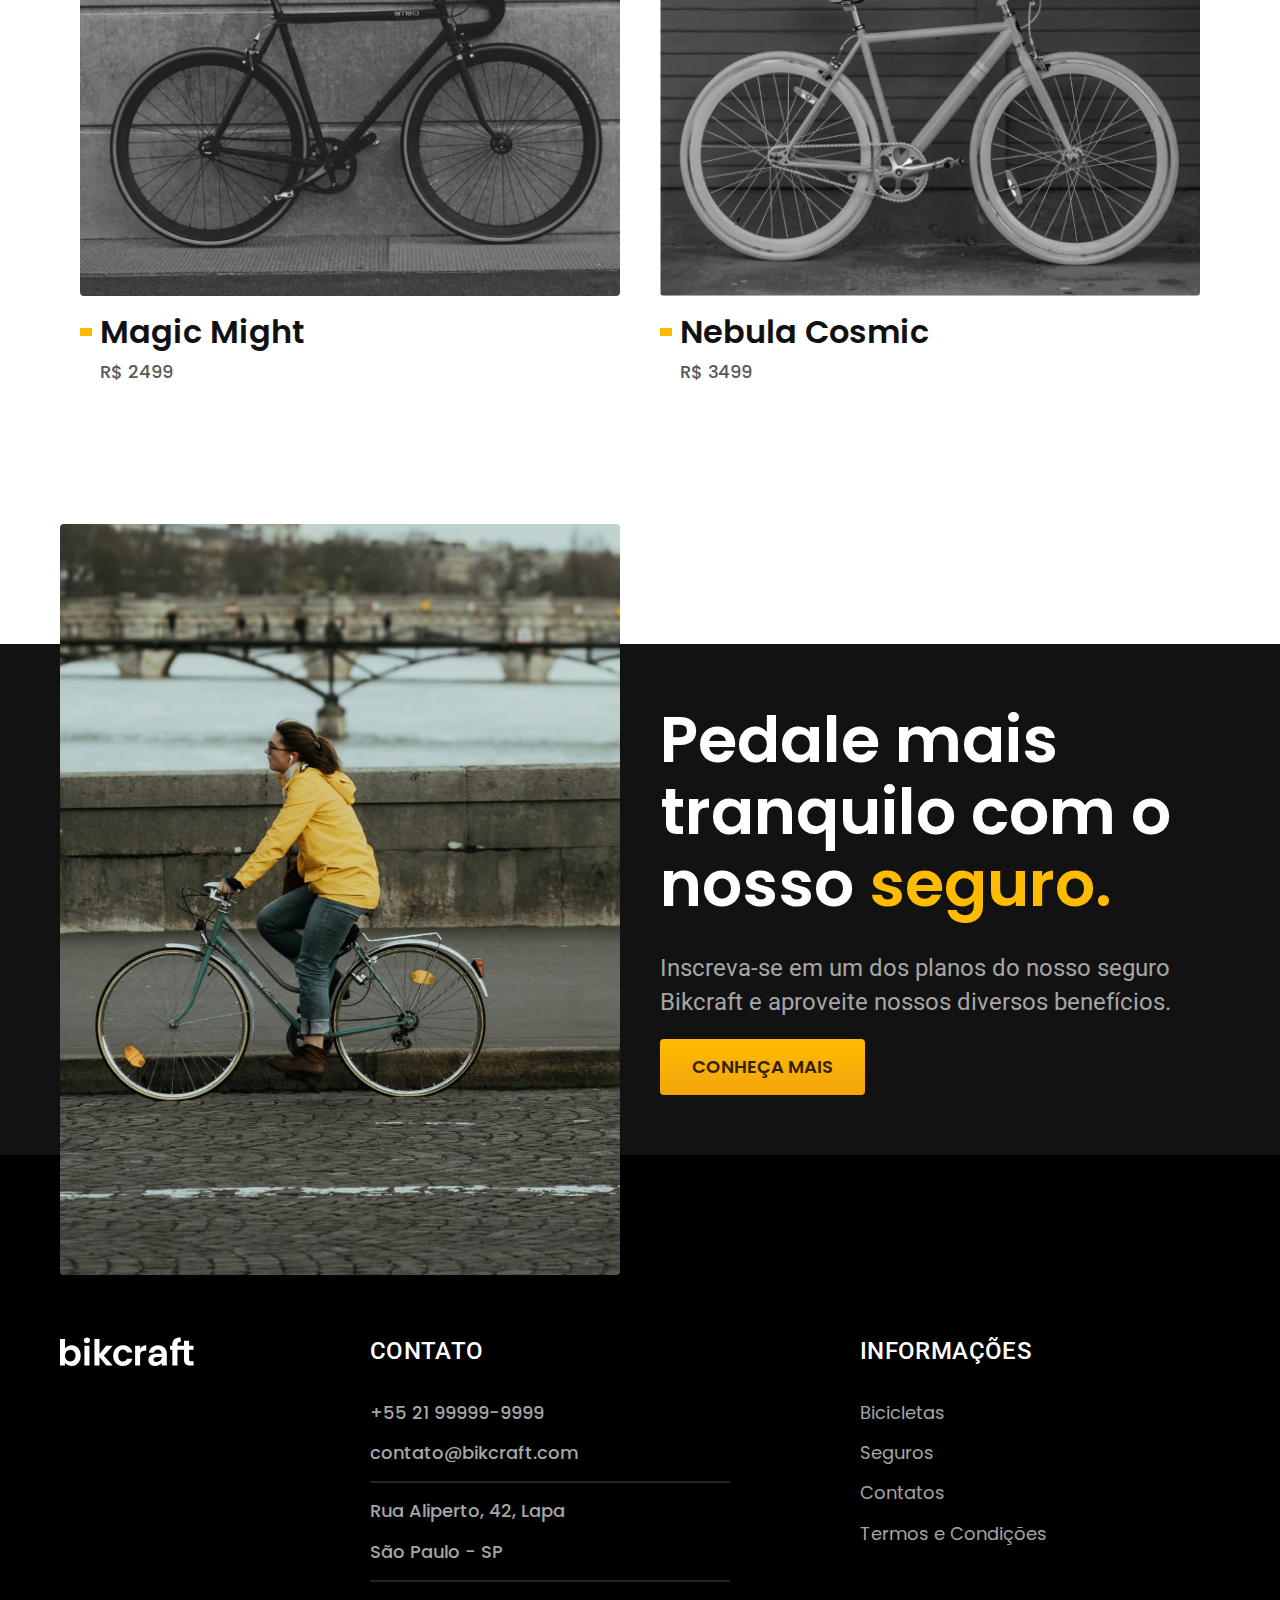
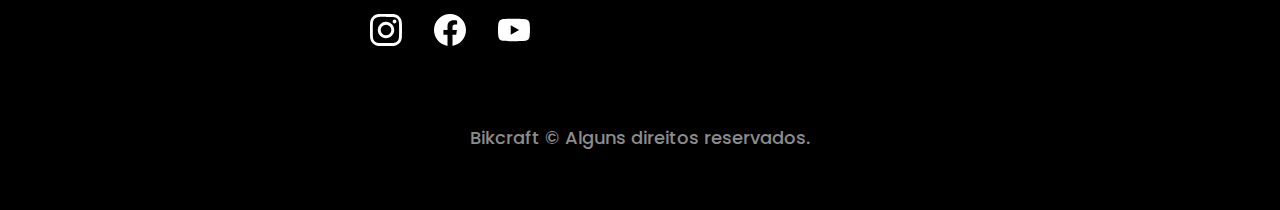
<file: Bicicletas/nimbus.html>
<!DOCTYPE html>
<html lang="pt-br">

<head>
    <meta charset="UTF-8">
    <meta http-equiv="X-UA-Compatible" content="IE=edge">
    <meta name="viewport" content="width=device-width, initial-scale=1.0">
    <meta name="description" content="Termos e Condições ao comprar uma bicicleta Bikcraft.">
    <link rel="stylesheet" href="/CSS/styles.min.css">
    <link rel="preconnect" href="https://fonts.googleapis.com">
    <link rel="preconnect" href="https://fonts.gstatic.com" crossorigin>
    <link href="https://fonts.googleapis.com/css2?family=Poppins:wght@400;600&family=Roboto:wght@400;500&display=swap"
        rel="stylesheet">
    <link rel="preconnect" href="https://fonts.googleapis.com">
    <link rel="preconnect" href="https://fonts.gstatic.com" crossorigin>
    <link href="https://fonts.googleapis.com/css2?family=Merriweather:wght@900&display=swap" rel="stylesheet">
    <title>Nimbus | Bikcraft</title>
   <script>
        document.documentElement.classList.add('js');
    </script>

    <link rel="preconnect" href="https://fonts.googleapis.com">
    <link rel="preconnect" href="https://fonts.gstatic.com" crossorigin>
    <link href="https://fonts.googleapis.com/css2?family=Merriweather:ital,wght@1,900&family=Poppins:wght@400;600&family=Roboto:wght@400;500&display=swap" rel="stylesheet">

    <title>Bikcraft - Bicicletas Elétricas</title>
</head>

<body id="bicicleta">
    <header class="header-bg ">
        <div class="header container">
            <a href="../">
                <img src="../IMGS/bikcraft.svg" alt="Bikcraft">
            </a>
            <nav area-label="primaria">
                <ul class="header-menu font-1-m cor-0">
                    <li><a href="../bicicletas.html">Bicicletas</a></li>
                    <li><a href="../seguros.html">Seguros</a></li>
                    <li><a href="../contatos.html">Contatos</a></li>
                </ul>
            </nav>
        </div>
    </header>

    <main class="titulo-bg">
        <div>
            <div class="titulo container">
                <p class="font-2-xl cor-5">R$ 4999</p>
                <h1 class="font-1-xxl cor-0">Nimbus Stark<span class="cor-p1">.</span></h1>
            </div>
        </div>
        <div class="bicicleta container">
            <div class="bicicleta-imagens">
                <img src="../IMGS/bicicletas/nimbus 1.jpg" alt="">
                <img src="../IMGS/bicicletas/nimbus 2.jpg" alt="">
                <img src="../IMGS/bicicletas/nimbus 3.jpg" alt="">
            </div>
            <div class="bicicleta-conteudo">
                <p class="font-2-l cor-5">
                    A Nimbus Stark é a melhor Bikcraft já criada pela nossa equipe. Ela vem equipada com os melhores
                    acessórios, o que garante maior velocidade.
                </p>
                <div class="bicicleta-comprar">
                    <a class="botao" href="../orcamento.html">Compre Agora</a>
                    <span class="font-1-xs cor-6"><img src="../IMGS/icones/entrega.svg" alt=""> entrega em 5 dias</span>

                    <span class="font-1-xs cor-6"><img src="../IMGS/icones/estoque.svg" alt=""> 18 em estoque</span>
                </div>

                <h2 class="font-1-xs cor-0">Informações</h2>
                <ul class="bicicleta-informacoes">
                    <li>
                        <img src="../IMGS/icones/eletrica.svg" alt="">
                        <h3 class="font-1-m cor-0">Motor Elétrico</h3>
                        <p class="font-2-xs cor-5">Permite você viajar distâncias inimagináveis com a sua bike.</p>
                    </li>

                    <li>
                        <img src="../IMGS/icones/velocidade.svg" alt="">
                        <h3 class="font-1-m cor-0">40 Km/h</h3>
                        <p class="font-2-xs cor-5">A mais rápida bicicleta elétrica disponível hoje no mercado.</p>
                    </li>

                    <li>
                        <img src="../IMGS/icones/carbono.svg" alt="">
                        <h3 class="font-1-m cor-0">Fibra de Carbono</h3>
                        <p class="font-2-xs cor-5">Sua bike muito mais leve e confortável.
                        </p>
                    </li>

                    <li>
                        <img src="../IMGS/icones/rastreador.svg" alt="">
                        <h3 class="font-1-m cor-0">Localizador GPS</h3>
                        <p class="font-2-xs cor-5">Rastreador e sistema anti-furto para garantir o seu sossego.</p>
                    </li>

                </ul>
                <h2 class="font-1-xs cor-0">Ficha Técnica</h2>
                <ul class="bicicleta-ficha cor-5">
                    <li>Peso<span>9 kg</span></li>
                    <li>Altura<span>60 cm</span></li>
                    <li>Laragura<span>120 cm</span></li>
                    <li>Profundidade<span>10 cm</span></li>
                    <li>Marchas<span>16</span></li>
                    <li>Roda<span>aro 29</span></li>
                </ul>
            </div>
        </div>
    </main>

    <article class="bicicletas-lista container">
        <h2 class="font-1-xxl container">escolha a sua <span class="cor-p1">.</span></h2>

        <ul>
            <li>
                <a href="magic.html">
                    <img src="../IMGS/bicicletas/nimbus 2.jpg" alt="bicicleta preta">
                    <h3 class="font-1-xl">Magic Might</h3>
                    <span class="font-2-m cor-8">R$ 2499</span>
                </a>
            </li>

            <li>
                <a href="nebula.html">
                    <img src="../IMGS/bicicletas/nimbus 1.jpg" alt="bicicleta branca">
                    <h3 class="font-1-xl">Nebula Cosmic</h3>
                    <span class="font-2-m cor-8">R$ 3499</span>
                </a>
            </li>
        </ul>
    </article>

    <article class="seguro-bg">
        <div class="seguro container">
            <div class="seguro-imagem">
                <img src="../IMGS/principal (3).jpg" alt="Pessoa andando de bicicleta">
            </div>
            <div class="seguro-conteudo">
                <h2 class="font-1-xxl cor-0">Pedale mais tranquilo com o nosso <span class="cor-p1">seguro.</span></h2>
                <p class="font-2-l cor-5">Inscreva-se em um dos planos do nosso seguro Bikcraft e aproveite nossos diversos benefícios.</p>
                <a href="../orcamento.html?tipo=bikcraft&produto=nimbus" class="botao">Conheça Mais</a>
            </div>
        </div>
    </article>

    <footer class="footer-bg">
        <div class="footer container">
            <img src="../IMGS/bikcraft.svg" alt="Bikcarft">
            <div class="footer-contato">
                <h3 class="font-2-l-b cor-0">Contato</h3>
                <ul class="cor-5 font-2-m">
                    <li><a href="tel:+5551199999999">+55 21 99999-9999</a></li>
                    <li><a href="mailto:contato@bikcraft.com">contato@bikcraft.com</a></li>
                    <li>Rua Aliperto, 42, Lapa</li>
                    <li>São Paulo - SP</li>
                </ul>

                <div class="footer-redes">
                    <a href="../">
                        <img src="../IMGS/redes/instagram.svg" alt="Instagram">
                    </a>
                    <a href="../">
                        <img src="../IMGS/redes/facebook.svg" alt="Facebook">
                    </a>
                    <a href="../">
                        <img src="../IMGS/redes/youtube.svg" alt="Youtube">
                    </a>
                </div>
            </div>
            <div class="footer-informacoes">
                <h3 class="font-2-l-b cor-0">Informações</h3>
                <nav>
                    <ul class="font-1-m cor-5">
                        <li><a href="../bicicletas.html">Bicicletas</a></li>
                        <li><a href="../seguros.html">Seguros</a></li>
                        <li><a href="../contatos.html">Contatos</a></li>
                        <li><a href="../termos.html">Termos e Condições</a></li>
                    </ul>
                </nav>
            </div>
            <p class="cor-6 font-2-m footer-copy">Bikcraft © Alguns direitos reservados.</p>
        </div>
     <script src="../JS/script.js"></script>
</body>
    </footer>
</file>
<file: CSS/styles.min.css>
body{margin:0;font-family:Arial,Helvetica,sans-serif;color:#111}ul{margin:0;padding:0;list-style:none}a{text-decoration:none;color:inherit}img{max-width:100%;height:auto;display:block}[src$=jpg]{border-radius:4px}blockquote,dd,h1,h2,h3,h4 ul,input,p{margin:0}.font-1-xs{font:400 0.75rem/1.35 Poppins,sans-serif}.font-2xs{font:400 0.875rem/1.43 Roboto,sans-serif}.font-1-s{font:400 1rem/1.5 Roboto,sans-serif}.font-2-s{font:400 1rem/1.5 Roboto,sans-serif}.font-1-m{font:400 1.125rem/1.35 Poppins,sans-serif}.font-1-m-b{font:600 1.125rem/1.35 Poppins,sans-serif}.font-2-m{font:500 1.125rem/1.35 Poppins,sans-serif}.font-1-l{font:400 1.5rem/1.5 Poppins,sans-serif}.font-2-l{font:400 1.5rem/1.4 Roboto,sans-serif}.font-2-l-b{font:500 1.5rem/1.4 Roboto,sans-serif;letter-spacing:.015em;text-transform:uppercase}.font-1-xl{font:600 2rem/1.25 Poppins,sans-serif}.font-2-xl{font:500 2rem/1.25 Roboto,sans-serif}.font-1-xxl{font:600 4rem/1.125 Poppins,sans-serif}@media (max-width:1200px){.font-1-xxl{font-size:3rem}.font-2-l,.font-2-l-b{font-size:1.125rem}}@media (max-width:800px){.font-1-xxl{font-size:2rem}.font-1-xl,.font-2-xl{font-size:1.5rem}}:root{--cor-0:#ffffff;--cor-1:#F2F2F2;--cor-2:#E6E6E6;--cor-3:#D9D9D9;--cor-4:#8C8C8C;--cor-5:#A6A6A6;--cor-6:#8C8C8C;--cor-7:#737373;--cor-8:#595959;--cor-9:#404040;--cor-10:#242424;--cor-11:#121212;--cor-12:#000000;--cor-p1:#ffbb00;--cor-p2:#E4A30B;--cor-p3:#A66F00;--cor-p4:#664400;--cor-p5:#332200}.cor-0{color:var(--cor-0)}.cor-1{color:var(--cor-1)}.cor-2{color:var(--cor-2)}.cor-3{color:var(--cor-3)}.cor-4{color:var(--cor-4)}.cor-5{color:var(--cor-5)}.cor-6{color:var(--cor-6)}.cor-7{color:var(--cor-7)}.cor-8{color:var(--cor-8)}.cor-9{color:var(--cor-9)}.cor-10{color:var(--cor-10)}.cor-11{color:var(--cor-11)}.cor-12{color:var(--cor-12)}.cor-p1{color:var(--cor-p1)}.cor-p2{color:var(--cor-p2)}.cor-p3{color:var(--cor-p3)}.cor-p4{color:var(--cor-p4)}.cor-p5{color:var(--cor-p5)}.js .fadeInDown{transform:translate3d(0,-20px,0)}.js .fadeInUp{transform:translate3d(0,20px,0)}.js .fadeInRight{transform:translate3d(20px,0,0)}.js .fadeInLeft{transform:translate3d(-20px,0,0)}.js [data-anime]{opacity:0}.js .anime{opacity:1;transform:none;transition:transform .8s,opacity .8s}.header-bg{background-color:var(--cor-12)}.header{display:flex;flex-wrap:wrap;gap:20px;justify-content:space-between;align-items:center;box-sizing:border-box;padding:20px;max-width:1200px;margin-left:auto;margin-right:auto}.header-menu{font-family:poppins;font-weight:400;display:flex;flex-wrap:wrap;gap:40px}.header-menu a{display:inline-block;padding:16px 0;position:relative}.header-menu a:after{content:'';display:block;height:2px;width:0%;background-color:var(--cor-0);margin-top:4px;border-radius:5px;transition:.4s;position:absolute}.header-menu a.ativo::after,.header-menu a:hover::after{width:100%}@media (max-width:800px){.header-menu{gap:20px}.header-menu a{background-color:var(--cor-10);padding:12px 16px;border-radius:4px}.header-menu a:hover{background-color:var}.header a::after{display:none}}@media (max-width:600px){.header-menu{gap:12px}.header-menu a{padding:8px 12px;font-size:.75rem}}.footer-bg{background-color:var(--cor-12)}.footer{display:grid;grid-template-columns:3fr 5fr 4fr;gap:40px;padding-top:60px;padding-bottom:60px}.footer h3{margin-bottom:32px}.footer-contato ul{margin-bottom:32px}.footer-contato li:nth-child(2n):after{content:'';display:block;max-width:360px;height:2px;background-color:var(--cor-10);margin-top:16px}.footer li{margin-bottom:16px}.footer-redes{display:flex;gap:32px}.footer a:hover{color:var(--cor-0)}.footer-copy{grid-column:1/-1;margin-top:40px;text-align:center}@media(max-width:800px){.footer>img{display:none}.footer{grid-template-columns:1fr 1fr}}@media(max-width:600px){.footer{grid-template-columns:1fr;gap:60px}.footer-copy{margin-top:0}}.container{box-sizing:border-box;max-width:1200px;padding-right:20px;padding-left:20px;margin-left:auto;margin-right:auto}.botao{font-family:poppins;font-weight:600;display:inline-block;padding:16px 32px;background:linear-gradient(#fb0 ,#f2a50c);border-radius:4px;color:#320;box-shadow:0 1px 2px rgba(0,0,0,.1);text-transform:uppercase;font-size:1.125rem;line-height:1.33;max-width:max-content;border:none;cursor:pointer}.link{display:inline-block;color:var(--cor-p1);font:500 1.5rem/1.5 Poppins,sans-serif;text-transform:uppercase;transition:all ease .3s}.link::after{content:'';display:block;width:100%;height:4px;background-color:currentColor}.link:hover{color:var(--cor-0)}.botao.secundario{background:var(--cor-9);color:var(--cor-2)}.botao.secundario:hover{background-color:var(--cor-8)}.botao:hover{background:linear-gradient(#ffb60d ,#e59317)}.botao.seta{display:flex;align-items:center}.botao.seta::after{content:'';display:inline-block;width:18px;height:10px;margin-left:12px;background-image:url('../IMGS/icones/seta.svg');transition:transform,1s}.botao.seta:hover::after{transform:translateX(8px)}@media (max-width:600px){.botao a{padding:12px 16px;font-size:1rem}}.titulo-bg{padding-top:60px;padding-bottom:60px;background-color:var(--cor-11)}.titulo p{margin-bottom:4px}@media (max-width:800px){.titulo-bg{padding-top:40px;padding-bottom:40px}.titulo p{font-size:1rem;text-transform:lowercase;font-weight:400}}.form{display:grid;grid-template-columns:1fr 1fr;gap:20px}.form label{display:block;font:600 1rem/1.5 poppins,sans serif;margin-bottom:4px}.form .col-2{grid-column:span 2}.form input[type=email],.form input[type=text],.form textarea{font:400 1rem/1.5 roboto,sans serif;background-color:var(--cor-1);border:1px solid var(--cor-2);padding:12px;border-radius:4px;width:100%;box-sizing:border-box}.form input[type=email]:focus,.form input[type=text]:focus,.form textarea:focus{outline:0;border-color:var(--cor-p1);background:var(--cor-0);box-shadow:0 0 0 2px #fea}@media (max-width:600px){.form{grid-template-columns:1fr}.form .col-2{grid-column:1}}.introdução-bg{background-color:var(--cor-12);color:var(--cor-0);box-shadow:inset 0 -70px var(--cor-0)}.introducao{display:grid;grid-template-columns:1fr 1fr;gap:0 40px;max-width:1200px;box-sizing:border-box;padding-left:20px;padding-right:20px;margin:0 auto}.introducao-conteudo{align-self:flex-end;padding-bottom:180px}.introducao h1{margin-bottom:32px}.introducao p{margin-bottom:40px}.introducao img{width:100%;height:100%;object-fit:cover;border-radius:4px}@media (max-width:800px){.introdução-bg{background:var(--cor-11);padding-top:40px;box-shadow:inset 0 -60px var(--cor-0)}.introducao{grid-template-columns:1fr;gap:32px}.introducao-conteudo{padding-bottom:0}.introducao h1{font-size:2rem;margin-bottom:16px}.introducao img{height:300px;width:100%}}.tecnologia-bg{background-color:var(--cor-12);box-shadow:inset 0 60px var(--cor-0),inset 0 -60px var(--cor-0)}.tecnologia{display:grid;grid-template-columns:1fr 1fr;gap:40px}.tecnologia-imagem img{width:100%;height:100%;object-fit:cover;object-position:left}.tecnologia-conteudo{padding-top:160px;padding-bottom:160px}.tecnologia-conteudo>span{display:block;margin-bottom:20px}.tecnologia-conteudo h2{padding-bottom:32px}.tecnologia-conteudo>p{margin-bottom:20px}.tecnologia a{margin-bottom:80px}.tecnologia-vantagens{display:flex;gap:40px}.tecnologia-vantagens h3{margin-bottom:8px;width:max-content}.tecnologia-vantagens img{width:24px;margin-bottom:8px}@media(max-width:800px){.tecnologia-bg{box-shadow:initial}.tecnologia{grid-template-columns:1fr}.tecnologia-conteudo{padding-top:60px;padding-bottom:60px}.tecnologia-imagem{display:none}.tecnologia a{margin-bottom:60px}}@media(max-width:600px){.tecnologia-vantagens{flex-direction:column}}.parceiros{padding-top:60px;padding-bottom:120px}.parceiros h2{margin-bottom:60px}.parceiros ul{padding:0 20px;max-width:1400px;display:grid;grid-template-columns:repeat(4,1fr);margin:0 auto}.parceiros li{display:flex;padding:32px;border-left:1px solid var(--cor-2)}.parceiros img{margin:auto}.parceiros li:first-child,.parceiros li:nth-child(5){border-left:none}.parceiros li:nth-child(n+5){border-top:1px solid var(--cor-2)}@media (max-width:800px){.parceiros{padding-bottom:60px}.parceiros h2{margin-bottom:20px}.parceiros ul{grid-template-columns:repeat(2,1fr)}.parceiros li{padding:20px}.parceiros li:nth-child(n+3){border-top:1px solid var(--cor-2)}.parceiros li:nth-child(odd){border-left:none}}.depoimentos{display:grid;grid-template-columns:1fr 1fr;background-color:var(--cor-p1);overflow:hidden}.depoimentos img{width:100%;height:100%;object-fit:cover;border-radius:0}.depoimentos-conteudo{padding:40px 40px 80px 80px;align-self:flex-end}.depoimentos-conteudo p{max-width:32ch;font-family:Merriweather,serif;font-style:italic;font-weight:900;margin-bottom:32px;position:relative}.depoimentos p::before{content:'“';color:var(--cor-p2);font-size:5rem;position:absolute;left:-55px;top:-35px}.depoimentos p::after{content:'”';color:var(--cor-p2);font-size:5rem;position:absolute;bottom:-55px}@media (max-width:800px){.depoimentos{grid-template-columns:1fr;text-align:center}.depoimentos img{max-height:650px}.depoimentos-conteudo{padding:40px 20px;justify-self:center}.depoimentos p::before{font-size:3rem;position:absolute;left:-25px;top:-30px}.depoimentos p::after{font-size:3rem;position:absolute;bottom:-40px}}.seguros-bg{background-color:var(--cor-11)}.seguros{padding-top:60px;padding-bottom:60px;display:grid;grid-template-columns:1fr 1fr;gap:40px;align-items:center}#seguros .seguros{padding-top:0}.seguros h2{grid-column:1/-1}.seguros-item{background-color:var(--cor-12);padding:32px 32px 32px 60px;display:grid;grid-template-columns:1fr auto;border-radius:4px}.seguros-item h3{margin-bottom:40px}.seguros-item span{grid-column:2;display:block;text-align:right}.seguros-item ul{grid-column:1/-1;margin-bottom:32px}.seguros-item li{display:flex;align-items:center;position:relative}.seguros-item li+li{margin-top:20px}.seguros-item li::before{content:'';display:inline-block;width:13px;height:9px;background-image:url('../IMGS/icones/lista.svg');background-repeat:no-repeat;position:absolute;left:-21px}.seguros-item a{grid-column:1/-1;text-align:center}@media(max-width:800px){.seguros{grid-template-columns:1fr}}.vantagens-bg{background:var(--cor-12)}.vantagens{padding-top:120px;padding-bottom:120px}.vantagens h2{margin-bottom:60px}.vantagens-bg ul{display:grid;grid-template-columns:repeat(auto-fit,minmax(280px,max-content));gap:40px 80px}.vantagens h3,.vantagens img{margin-bottom:8px}@media(max-width:800px){.vantagens{padding-top:60px;padding-bottom:60px}.vantagens h2{margin-bottom:40px}.vantagens ul{gap:20px}}.perguntas{padding-bottom:120px;padding-top:120px}.perguntas h2{margin-bottom:60px}.perguntas dl>div{padding:20px;border-radius:4px}.perguntas dl>div:nth-child(odd){background:var(--cor-1)}.perguntas button{display:grid;grid-template-columns:auto 1fr auto;align-items:center;gap:8px;cursor:pointer;border:none;background:0 0;width:100%;text-align:left}.js .perguntas dd{display:none}.js .perguntas dd.ativa{display:block}.perguntas dd{padding-left:20px;padding-top:16px;max-width:80ch}.perguntas button::before{content:'';display:inline-block;width:12px;height:8px;background-color:var(--cor-p1)}.perguntas button::after{content:'';display:inline-block;width:14px;height:6px;background-image:url('../IMGS/icones/seta-abrir.svg');transition:ease .4s}.perguntas button:hover::after,.perguntas button[aria-expanded=true]::after{transform:rotate(180deg)}@media(max-width:800px){.perguntas{padding-top:60px;padding-bottom:60px}.perguntas h2{margin-bottom:40px}}.bicicletas-lista{padding-top:60px;padding-bottom:120px}.bicicletas-lista h2{margin-bottom:40px}.bicicletas-lista ul{display:flex;gap:40px;padding:0 20px 20px 20px;max-width:1400px;margin-left:auto;margin-right:auto;overflow:auto}.bicicletas-lista li{flex:1;min-width:280px}.bicicletas-lista a{display:block}.bicicletas-lista img{margin-bottom:16px}.bicicletas-lista h3{margin-bottom:8px;display:flex;align-items:center}.bicicletas-lista h3::before{content:'';background-color:var(--cor-p1);height:8px;width:12px;margin-right:8px;transition:width .4s}.bicicletas-lista a:hover h3::before{width:24px}.bicicletas-lista li span{padding-left:20px}@media (max-width:800px){.bicicletas-lista{padding-bottom:60px}.bicicletas-lista ul{gap:20px}}.bicicletas-bg:nth-child(odd){background-image:linear-gradient(to right,var(--cor-0) 30%,var(--cor-11) 0)}.bicicletas{display:grid;grid-template-columns:1fr 1fr;gap:40px;padding-top:40px;padding-bottom:40px}.bicicletas-imagem{position:relative}.bicicletas-imagem span{background:var(--cor-12);display:inline-block;padding:8px 16px 8px 8px;position:absolute;top:20px;right:0;border-radius:4px 0 0 4px}.bicicletas-conteudo{display:grid;grid-template-columns:1fr auto;align-content:flex-start;align-items:flex-start}.bicicletas-conteudo h2,.bicicletas-conteudo p{grid-column:1/-1}.bicicletas-conteudo h2{margin-bottom:20px}.bicicletas-conteudo h2::before{content:'';display:block;width:12px;height:8px;background-color:var(--cor-p1);margin-bottom:8px}.bicicletas-conteudo p{margin-bottom:32px}.bicicletas a{place-self:end}.bicicletas li{display:flex;align-items:center}.bicicletas li+li{margin-top:16px}.bicicletas-conteudo img{width:24px;margin-right:8px}@media(max-width:800px){.bicicletas-bg:nth-child(odd){background-image:var(--cor-11)}.bicicletas h2{color:var(--cor-11)}.bicicletas p{color:var(--cor-8)}.bicicletas{grid-template-columns:1fr;gap:20px;padding-top:40px;padding-bottom:40px}}@media(max-width:600px){.bicicletas-conteudo{grid-template-columns:1fr}.bicicletas ul{display:grid;grid-template-columns:1fr 1fr;margin-bottom:32px;font-size:1rem}.bicicletas a{place-self:start}}.bicicleta{display:grid;grid-template-columns:1fr 1fr;align-items:flex-start;gap:40px;padding:60px 20px}#bicicleta .titulo p{text-transform:uppercase}.bicicleta-imagens{display:flex;flex-wrap:wrap;gap:20px}.bicicleta-imagens img{flex:1;min-width:200px}.bicicleta-imagens img:first-child{min-width:100%}.bicicleta-conteudo>p{margin-bottom:32px}.bicicleta-comprar{display:grid;grid-template-columns:max-content auto;align-items:center;justify-content:start;gap:8px 12px;margin-bottom:40px}.bicicleta-comprar a{grid-row:span 2}.bicicleta-comprar span{display:flex;align-items:center;background-color:var(--cor-12);padding:4px 8px;border-radius:4px;gap:8px}.bicicleta-conteudo h2{text-transform:uppercase;letter-spacing:.015em;margin-bottom:12px}.bicicleta-ficha,.bicicleta-informacoes{padding:32px;background-color:var(--cor-12);border-radius:4px}.bicicleta-informacoes{margin-bottom:40px;display:grid;grid-template-columns:1fr 1fr;gap:32px}.bicicleta-informacoes img{width:24px;margin-bottom:8px}.bicicleta-informacoes h3{margin-bottom:8px}.bicicleta-ficha li{padding:4px 0;display:flex;justify-content:space-between;border-bottom:1px solid var(--cor-11)}.bicicleta-ficha li:last-child{border-bottom:none}.bicicleta-ficha span{color:var(--cor-6)}@media (max-width:800px){.bicicleta{grid-template-columns:1fr;padding-top:40px;padding-bottom:40px}.bicicleta-imagens{grid-row:2}}@media (max-width:400px){.bicicleta-informacoes{grid-template-columns:1fr}.bicicleta-comprar{grid-template-columns:1fr}}.seguro-bg{background-color:var(--cor-11);box-shadow:inset 0 120px var(--cor-0),inset 0 -120px var(--cor-12)}.seguro{display:grid;grid-template-columns:1fr 1fr;gap:40px}.seguro-imagem img{width:100%;height:100%;object-fit:cover}.seguro-conteudo{padding-top:180px;padding-bottom:180px}.seguro h2{margin-bottom:32px}.seguro p{margin-bottom:20px}@media(max-width:800px){.seguro-bg{box-shadow:inset 0 -60px var(--cor-12)}.seguro{grid-template-columns:1fr}.seguro-imagem{height:250px}.seguro-conteudo{grid-row:1;padding-top:40px;padding-bottom:0}}#contato{background:linear-gradient(var(--cor-11) 600px,var(--cor-1) 0)}.contato{display:grid;grid-template-columns:5fr 7fr}.contato-dados,.contato-formulario{padding:60px;box-shadow:0 1px 2px rgba(0,0,0,.1)}.contato-dados{background:var(--cor-12);border-radius:5px 0 0 5px}.contato-formulario{background:var(--cor-0);border-radius:0 5px 5px 0}.contato-dados h2{margin-bottom:60px}.contato-endereco{margin-bottom:32px;background-image:url('../IMGS/icones/local.svg');background-repeat:no-repeat;padding-left:28px}.contato-endereco p{margin-bottom:8px}.contato-meio a{display:block;max-width:max-content;margin-bottom:8px;padding-left:28px}.contato-meio a:hover{color:var(--cor-0)}.contato-meio a:first-child{background:url('../IMGS/icones/email.svg') no-repeat 0 2px}.contato-meio a:nth-child(2){margin-bottom:32px}.contato-meio a:nth-child(3){background:url('../IMGS/icones/telefone.svg') no-repeat 0 2px;margin-bottom:60px}.contato-redes{display:flex;gap:32px;padding-left:28px}@media(max-width:800px){.contato{grid-template-columns:1fr}.contato-dados,.contato-formulario{padding:20px}.contato-dados{border-radius:5px 5px 0 0}.contato-formulario{border-radius:0 0 5px 5px}.contato-dados h2{margin-bottom:32px}.contato-meio a:nth-child(3){margin-bottom:32px}.contato-redes{margin-bottom:12px}}.lojas{display:grid;grid-template-columns:1fr 1fr;gap:0 40px;padding-top:120px;padding-bottom:120px}.lojas h2{grid-column:1/-1;margin-bottom:60px}.lojas img{border-radius:4px 4px 0 0}.lojas-item{border-radius:4px;background-color:var(--cor-0);box-shadow:0 1px 2px,rgba(0,0,0,.1)}.lojas-conteudo{display:grid;grid-template-columns:1fr 1fr;gap:32px 16px;padding:32px}.lojas-conteudo h3{grid-column:1/-1}.lojas-tempo{grid-column:1/-1;display:flex;align-items:center;gap:8px}.lojas-dados{display:grid;gap:8px;border-left:2px solid var(--cor-2);padding-left:12px}@media (max-width:800px){.lojas{gap:20px;padding-top:60px;padding-bottom:60px}.lojas h2{margin-bottom:32px}.lojas-conteudo{grid-template-columns:1fr}}@media (max-width:600px){.lojas{grid-template-columns:1fr}}.termos{padding-top:80px;padding-bottom:80px}.termos h2{font-weight:600;margin-bottom:20px}.termos p+h2{margin-top:40px}.termos p{max-width:75ch;margin-bottom:24px}#orcamento{background:linear-gradient(var(--cor-11) 600px,var(--cor-1) 0)}.orcamento{display:grid;grid-template-columns:5fr 7fr;padding-bottom:120px}.orcamento h2{text-transform:uppercase;position:relative;display:flex;align-items:center}.orcamento h2::before{content:'';display:inline-block;width:4px;height:8px;background:var(--cor-p1);position:absolute;left:-12px}.orcamento-conteudo{display:nonw}.orcamento-dados,.orcamento-produtos{padding:60px;box-shadow:0 1px 2px rgba(0,0,0,.1)}.orcamento-produtos{border-radius:5px 0 0 5px;background:var(--cor-12);display:grid;grid-template-columns:1fr 1fr;align-content:start;gap:20px}.orcamento-produtos>*{grid-column:1/-1}.orcamento-produtos>label{grid-column:initial}.orcamento-produtos label{font:500 1rem/1.5 Poppins,sans-serif;color:var(--cor-4);background-color:var(--cor-10);display:grid;grid-template-columns:auto 1fr auto;align-items:center;padding:12px 16px;border-radius:4px;cursor:pointer;margin-top:12px;border:1px solid var(--cor-10)}.orcamento-produtos label::before{content:'';display:inline-block;width:12px;height:12px;box-sizing:border-box;border:1px solid var(--cor-6);border-radius:50%;margin-right:8px}.orcamento-produtos label:hover{background-color:var(--cor-9);border-color:var(--cor-9)}.orcamento-produtos input:focus+label:hover{box-shadow:0 0 0 2px var(--cor-p1);border:1px solid var(--cor-12)}.orcamento-produtos label span{display:none}.orcamento-produtos input:checked+label span{display:inline-block}.orcamento-produtos input:checked+label::before{border-color:var(--cor-7);box-shadow:inset 0 0 0 3px var(--cor-0),inset 0 0 0 6px var(--cor-7)}.orcamento-produtos input:checked+label{background-color:var(--cor-0);color:var(--cor-11)}.orcamento-produtos input{opacity:0;position:absolute;pointer-events:none}.orcamentos-escolha{display:flex;justify-content:space-around}.orcamento-conteudo h2{margin-top:20px}.orcamento-dados h2:nth-of-type(n+2){margin-top:20px}.orcamento-dados{border-radius:0 5px 5px 0;background:var(--cor-0)}#bikcraft:checked~#orcamento-bikcraft{display:grid;gap:20px}#seguro:checked~#orcamento-seguro{display:grid;gap:20px}.orcamento-detalhes{background-color:var(--cor-0);padding:20px;display:none;grid-template-columns:1fr 1fr;border-radius:4px;align-items:center;margin-top:12px}.orcamento-detalhes li{display:grid;grid-template-columns:auto 1fr;align-items:center;margin-bottom:8px}.orcamento-detalhes li img{width:16px;margin-right:12px}.orcamento-produtos input:checked+label+.orcamento-detalhes{display:grid}@media(max-width:1200px){.orcamento-dados,.orcamento-produtos{padding:32}}@media(max-width:800px){.orcamento{grid-template-columns:1fr}.orcamento-produtos{border-radius:5px 5px 0 0}.orcamento-dados{border-radius:0 0 5px 5px}.orcamentos-escolha{display:block}@media(max-width:400px){.orcamento{grid-template-columns:1fr}}}
</file>
